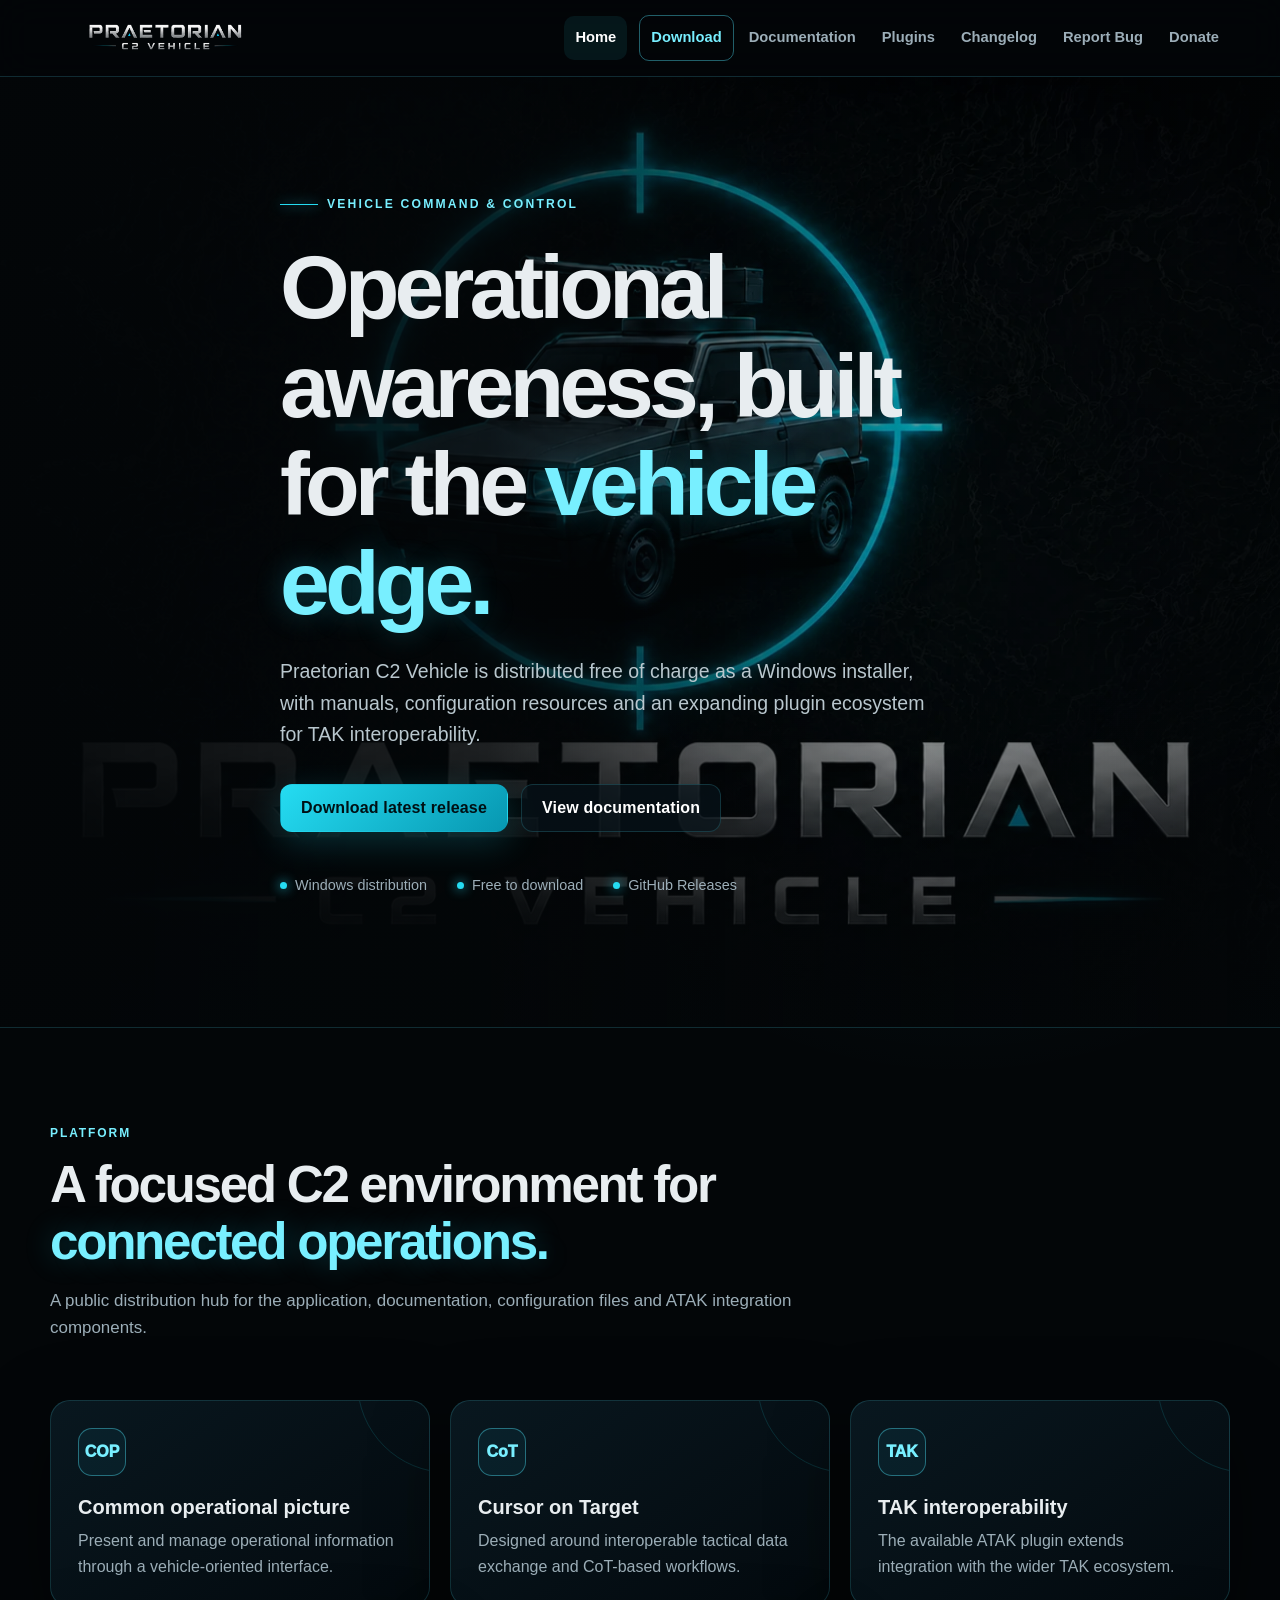
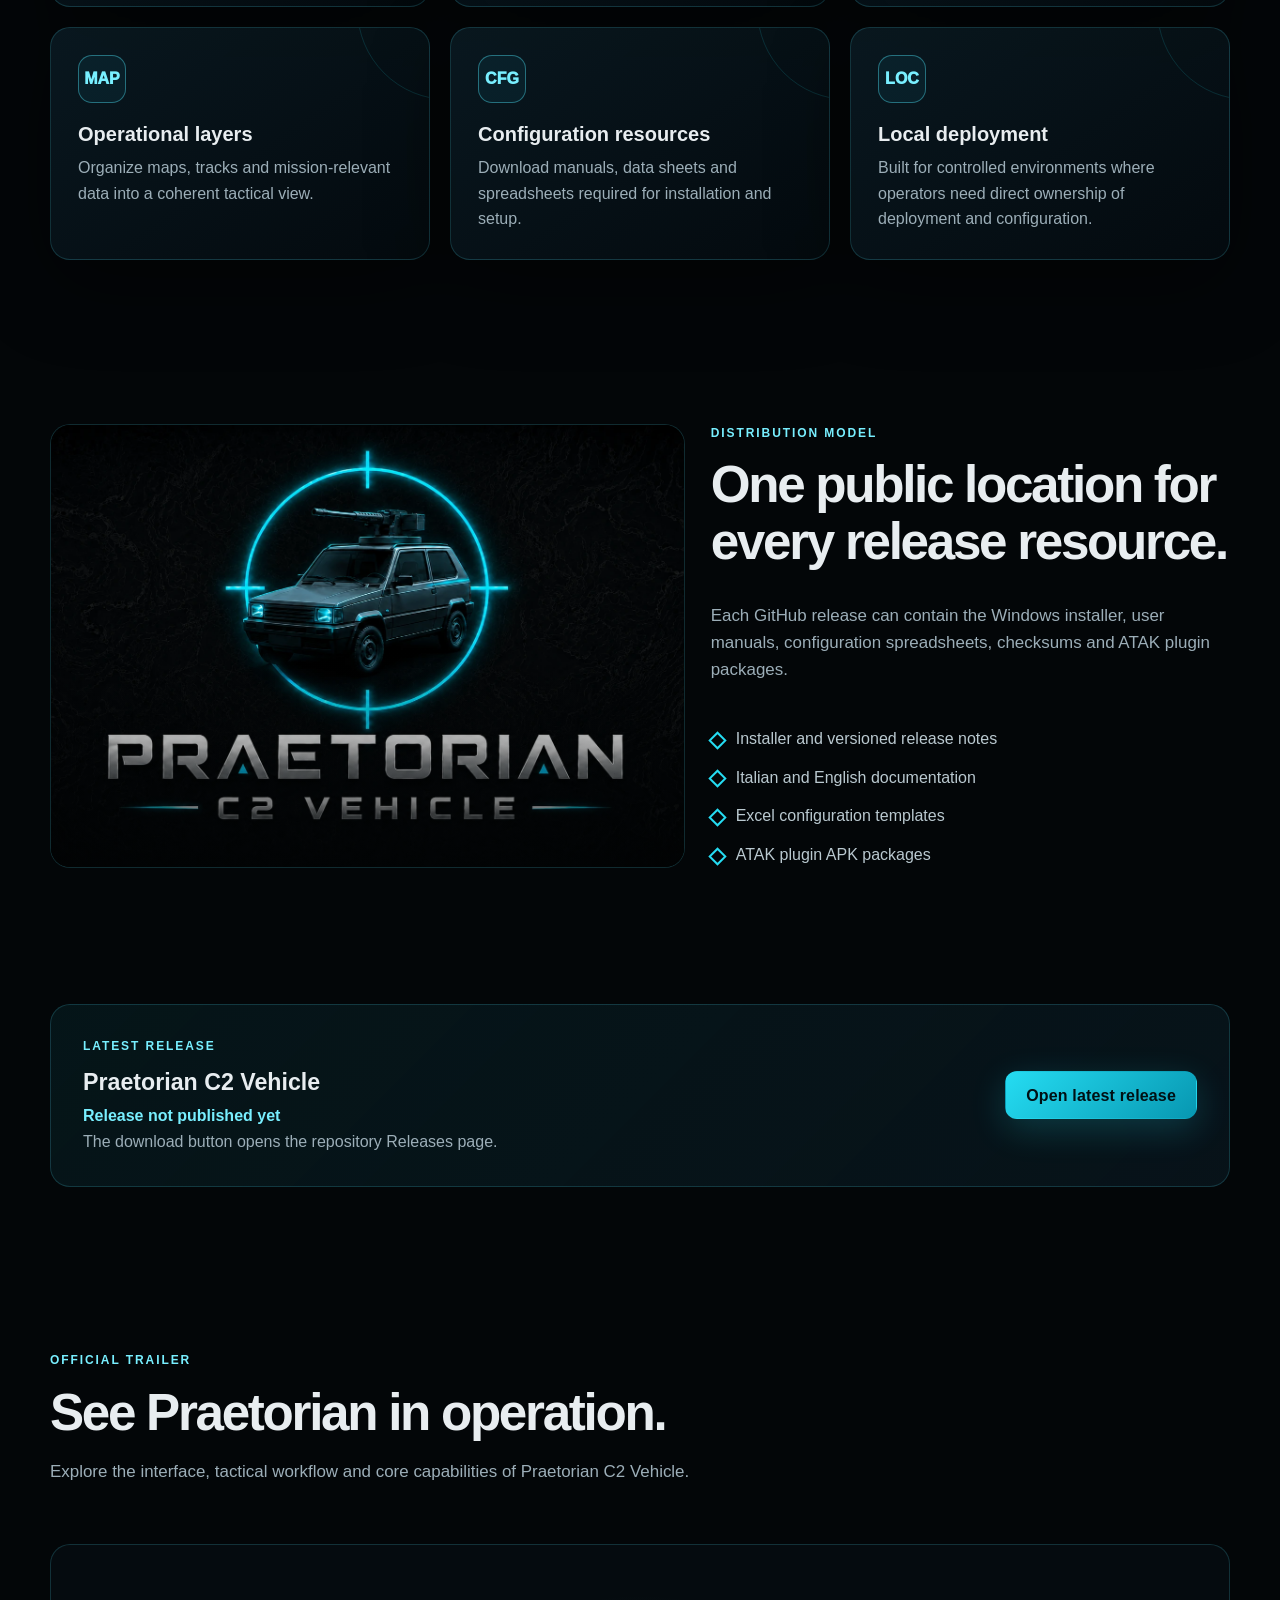
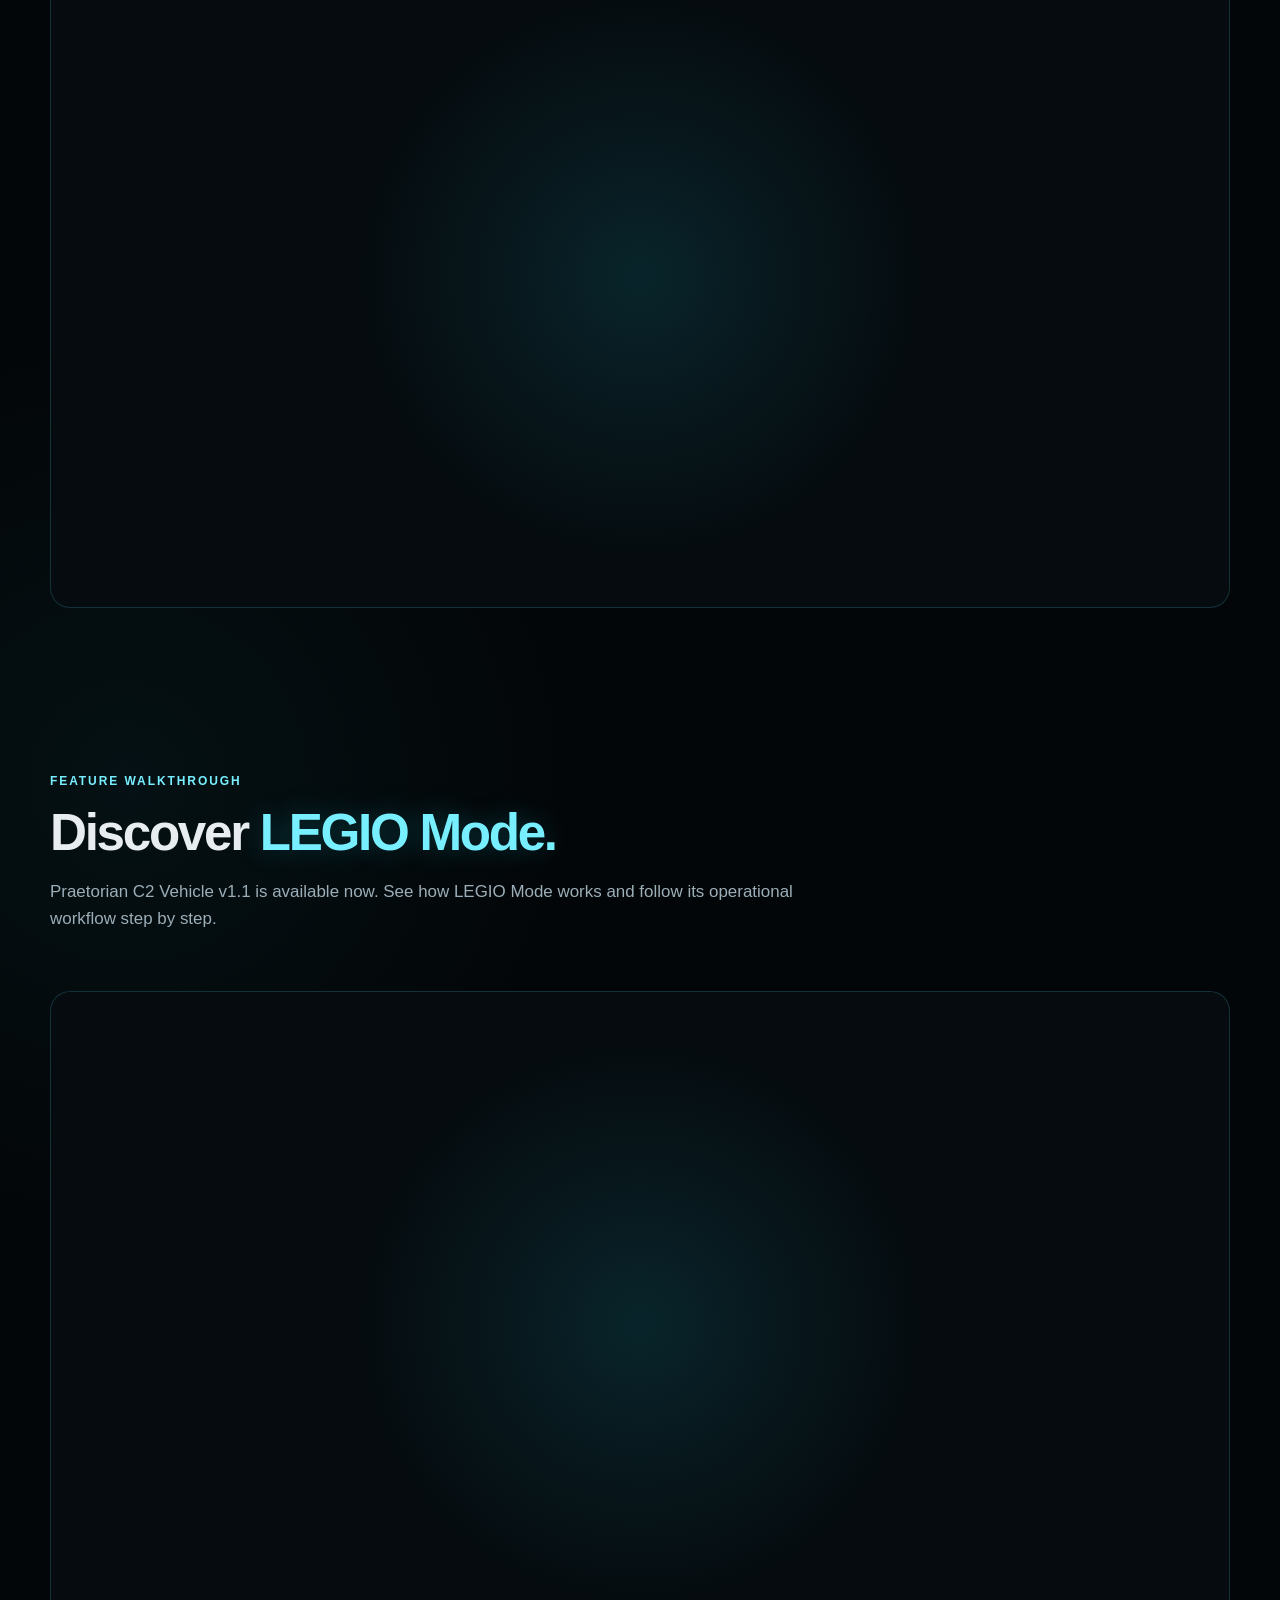
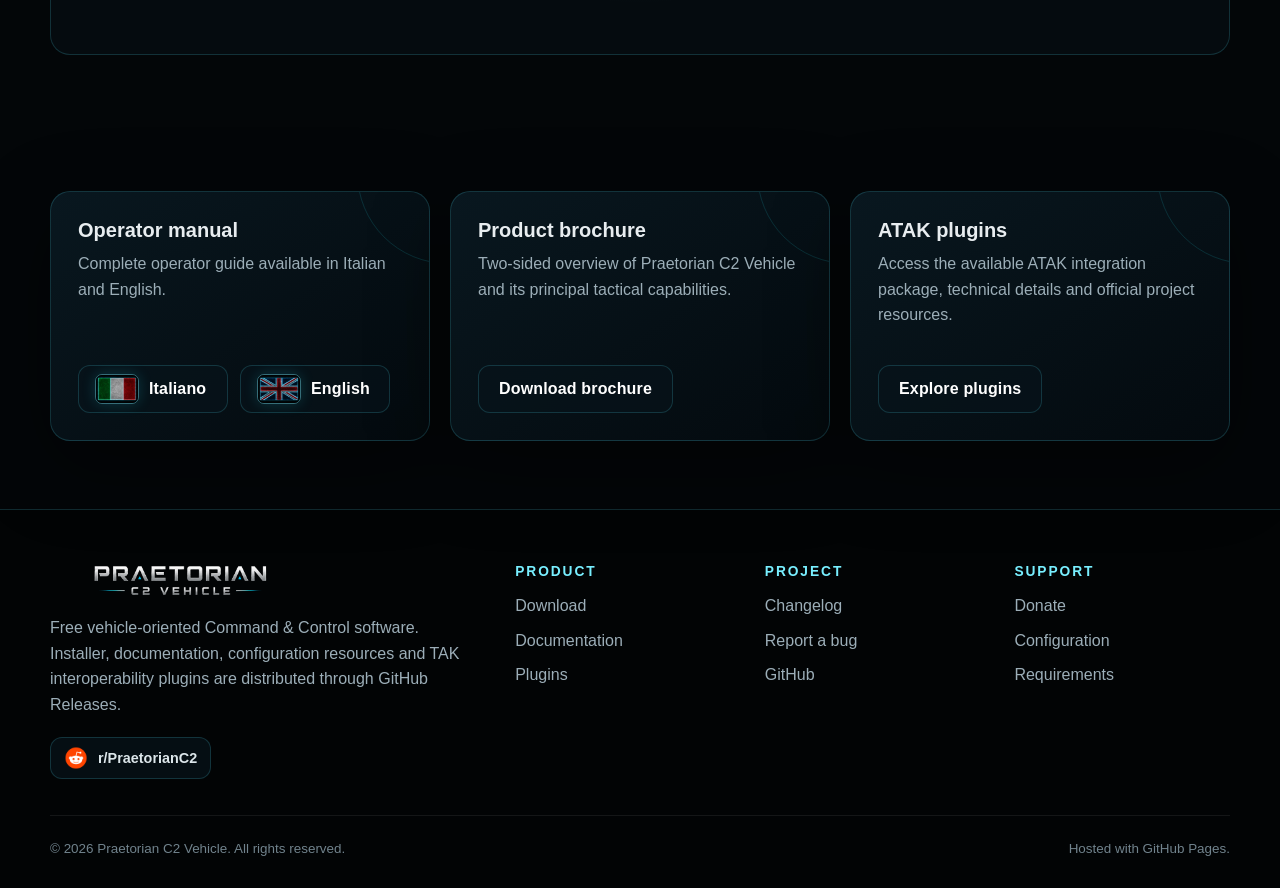
<file: index.html>
<!doctype html>
<html lang="en">
<head>
  <meta charset="utf-8">
  <meta name="viewport" content="width=device-width, initial-scale=1">
  <meta name="theme-color" content="#030608">
  <meta name="description" content="Official distribution site for Praetorian C2 Vehicle: installer, manuals, configuration resources and ATAK plugins.">
  <meta property="og:title" content="Praetorian C2 Vehicle — Free Vehicle Command & Control">
  <meta property="og:description" content="Official distribution site for Praetorian C2 Vehicle: installer, manuals, configuration resources and ATAK plugins.">
  <meta property="og:type" content="website">
  <meta property="og:image" content="assets/images/praetorian-splash.png">
  <title>Praetorian C2 Vehicle — Free Vehicle Command & Control</title>
  <link rel="icon" href="assets/images/favicon.png" type="image/png">
  <link rel="apple-touch-icon" href="assets/images/apple-touch-icon.png">
  <link rel="stylesheet" href="assets/css/style.css">
</head>
<body>
<a class="skip-link" href="#main">Skip to content</a>
<header class="site-header">
  <div class="container nav-wrap">
    <a class="brand" href="index.html" aria-label="Praetorian C2 Vehicle home">
      <img src="assets/images/praetorian-wordmark.png" alt="Praetorian C2 Vehicle">
    </a>
    <button class="menu-toggle" type="button" aria-label="Open navigation" aria-expanded="false">☰</button>
    <nav class="nav-links" aria-label="Primary navigation"><a class="active" href="index.html">Home</a><a class=" nav-cta" href="download.html">Download</a><a class="" href="documentation.html">Documentation</a><a class="" href="plugins.html">Plugins</a><a class="" href="changelog.html">Changelog</a><a class="" href="report-bug.html">Report Bug</a><a class="" href="donate.html">Donate</a></nav>
  </div>
</header>
<main id="main">
<section class="hero">
  <picture><source srcset="assets/images/praetorian-splash.webp" type="image/webp"><img class="hero-bg" src="assets/images/praetorian-splash.png" alt="Praetorian C2 Vehicle splash artwork"></picture>
  <div class="container hero-content">
    <div class="eyebrow">Vehicle Command & Control</div>
    <h1>Operational awareness, built for the <span class="accent">vehicle edge.</span></h1>
    <p class="hero-copy">Praetorian C2 Vehicle is distributed free of charge as a Windows installer, with manuals, configuration resources and an expanding plugin ecosystem for TAK interoperability.</p>
    <div class="hero-actions">
      <a class="btn btn-primary" href="https://github.com/Moicanox/Praetorian-C2-Vehicle/releases/latest">Download latest release</a>
      <a class="btn" href="documentation.html">View documentation</a>
    </div>
    <div class="hero-meta"><span>Windows distribution</span><span>Free to download</span><span>GitHub Releases</span></div>
  </div>
</section>

<section class="section">
  <div class="container">
    <div class="section-head fade-up">
      <div><div class="section-kicker">Platform</div><h2>A focused C2 environment for <span class="accent">connected operations.</span></h2><p class="lead">A public distribution hub for the application, documentation, configuration files and ATAK integration components.</p></div>
    </div>
    <div class="grid grid-3">
      <article class="card fade-up"><div class="icon-box">COP</div><h3>Common operational picture</h3><p>Present and manage operational information through a vehicle-oriented interface.</p></article>
      <article class="card fade-up"><div class="icon-box">CoT</div><h3>Cursor on Target</h3><p>Designed around interoperable tactical data exchange and CoT-based workflows.</p></article>
      <article class="card fade-up"><div class="icon-box">TAK</div><h3>TAK interoperability</h3><p>The available ATAK plugin extends integration with the wider TAK ecosystem.</p></article>
      <article class="card fade-up"><div class="icon-box">MAP</div><h3>Operational layers</h3><p>Organize maps, tracks and mission-relevant data into a coherent tactical view.</p></article>
      <article class="card fade-up"><div class="icon-box">CFG</div><h3>Configuration resources</h3><p>Download manuals, data sheets and spreadsheets required for installation and setup.</p></article>
      <article class="card fade-up"><div class="icon-box">LOC</div><h3>Local deployment</h3><p>Built for controlled environments where operators need direct ownership of deployment and configuration.</p></article>
    </div>
  </div>
</section>

<section class="section section-tight">
  <div class="container product-panel">
    <div class="product-visual fade-up"><img src="assets/images/praetorian-splash.webp" alt="Praetorian C2 Vehicle interface branding"></div>
    <div class="product-copy fade-up">
      <div class="section-kicker">Distribution model</div>
      <h2>One public location for every release resource.</h2>
      <p class="lead">Each GitHub release can contain the Windows installer, user manuals, configuration spreadsheets, checksums and ATAK plugin packages.</p>
      <ul class="list-clean"><li>Installer and versioned release notes</li><li>Italian and English documentation</li><li>Excel configuration templates</li><li>ATAK plugin APK packages</li></ul>
    </div>
  </div>
</section>

<section class="section section-tight">
  <div class="container">
    <div class="release-strip fade-up">
      <div><div class="section-kicker">Latest release</div><h3>Praetorian C2 Vehicle</h3><div data-latest-release class="release-status">Checking GitHub Releases…</div></div>
      <a class="btn btn-primary" href="https://github.com/Moicanox/Praetorian-C2-Vehicle/releases/latest">Open latest release</a>
    </div>
  </div>
</section>

<section class="section">
  <div class="container">
    <div class="section-head fade-up">
      <div>
        <div class="section-kicker">Official trailer</div>

        <h2>See Praetorian in operation.</h2>

        <p class="lead">
          Explore the interface, tactical workflow and core capabilities
          of Praetorian C2 Vehicle.
        </p>
      </div>
    </div>

    <div class="video-shell fade-up" data-trailer>
      <div class="video-placeholder">
        <div class="play-mark"></div>

        <h3>Praetorian C2 Vehicle trailer</h3>

        <p>
          Open the official trailer on YouTube to see the platform in operation.
        </p>
      </div>
    </div>
  </div>
</section>

<section class="section section-tight" id="legio-mode">
  <div class="container">
    <div class="section-head fade-up">
      <div>
        <div class="section-kicker">Feature walkthrough</div>
        <h2>Discover <span class="accent">LEGIO Mode.</span></h2>
        <p class="lead">Praetorian C2 Vehicle v1.1 is available now. See how LEGIO Mode works and follow its operational workflow step by step.</p>
      </div>
    </div>

    <div class="video-shell fade-up" data-legio-mode-video>
      <div class="video-placeholder">
        <div class="play-mark"></div>
        <h3>Praetorian C2 Vehicle LEGIO Mode</h3>
        <p>Watch the official LEGIO Mode walkthrough on YouTube.</p>
      </div>
    </div>
  </div>
</section>

<section class="section section-tight">
  <div class="container">
    <div class="grid grid-3">
      <article class="card doc-card fade-up">
        <h3>Operator manual</h3>

        <p>
          Complete operator guide available in Italian and English.
        </p>

        <div
          class="manual-downloads"
          aria-label="Operator manual language selection"
        >
          <a
            class="btn language-download btn-disabled"
            data-config-link="manualItUrl"
            aria-disabled="true"
            href="#"
            download
            aria-label="Download the operator manual in Italian"
          >
            <img
              class="language-flag"
              src="assets/images/ITA.png"
              alt=""
            >
            <span>Italiano</span>
          </a>

          <a
            class="btn language-download btn-disabled"
            data-config-link="manualEnUrl"
            aria-disabled="true"
            href="#"
            download
            aria-label="Download the operator manual in English"
          >
            <img
              class="language-flag"
              src="assets/images/USA.png"
              alt=""
            >
            <span>English</span>
          </a>
        </div>
      </article>

      <article class="card doc-card fade-up">
        <h3>Product brochure</h3>

        <p>
          Two-sided overview of Praetorian C2 Vehicle and its principal
          tactical capabilities.
        </p>

        <a
          class="btn btn-disabled"
          data-config-link="brochureUrl"
          data-ready-label="Download brochure"
          aria-disabled="true"
          href="#"
          download
        >
          Brochure unavailable
        </a>
      </article>

      <article class="card doc-card fade-up">
        <h3>ATAK plugins</h3>

        <p>
          Access the available ATAK integration package, technical details
          and official project resources.
        </p>

        <a class="btn" href="plugins.html">
          Explore plugins
        </a>
      </article>
    </div>
  </div>
</section>
</main>
<footer class="site-footer">
  <div class="container">
    <div class="footer-grid">
      <div>
        <img class="footer-logo" src="assets/images/praetorian-wordmark.png" alt="Praetorian C2 Vehicle">
        <p class="footer-copy">Free vehicle-oriented Command & Control software. Installer, documentation, configuration resources and TAK interoperability plugins are distributed through GitHub Releases.</p>
        <div class="footer-social"><a class="social-link" href="https://www.reddit.com/r/PraetorianC2/" target="_blank" rel="noopener noreferrer"><img src="assets/images/reddit-icon.png" alt=""><span>r/PraetorianC2</span></a></div>
      </div>
      <div class="footer-col"><h3>Product</h3><a href="download.html">Download</a><a href="documentation.html">Documentation</a><a href="plugins.html">Plugins</a></div>
      <div class="footer-col"><h3>Project</h3><a href="changelog.html">Changelog</a><a href="report-bug.html">Report a bug</a><a href="https://github.com/Moicanox/Praetorian-C2-Vehicle">GitHub</a></div>
      <div class="footer-col"><h3>Support</h3><a href="donate.html">Donate</a><a href="documentation.html#configuration">Configuration</a><a href="documentation.html#requirements">Requirements</a></div>
    </div>
    <div class="footer-bottom"><span>© <span id="year"></span> Praetorian C2 Vehicle. All rights reserved.</span><span>Hosted with GitHub Pages.</span></div>
  </div>
</footer>
<script>document.getElementById("year").textContent = new Date().getFullYear();</script>
<script src="assets/js/config.js"></script>
<script src="assets/js/main.js"></script>
</body>
</html>
</file>
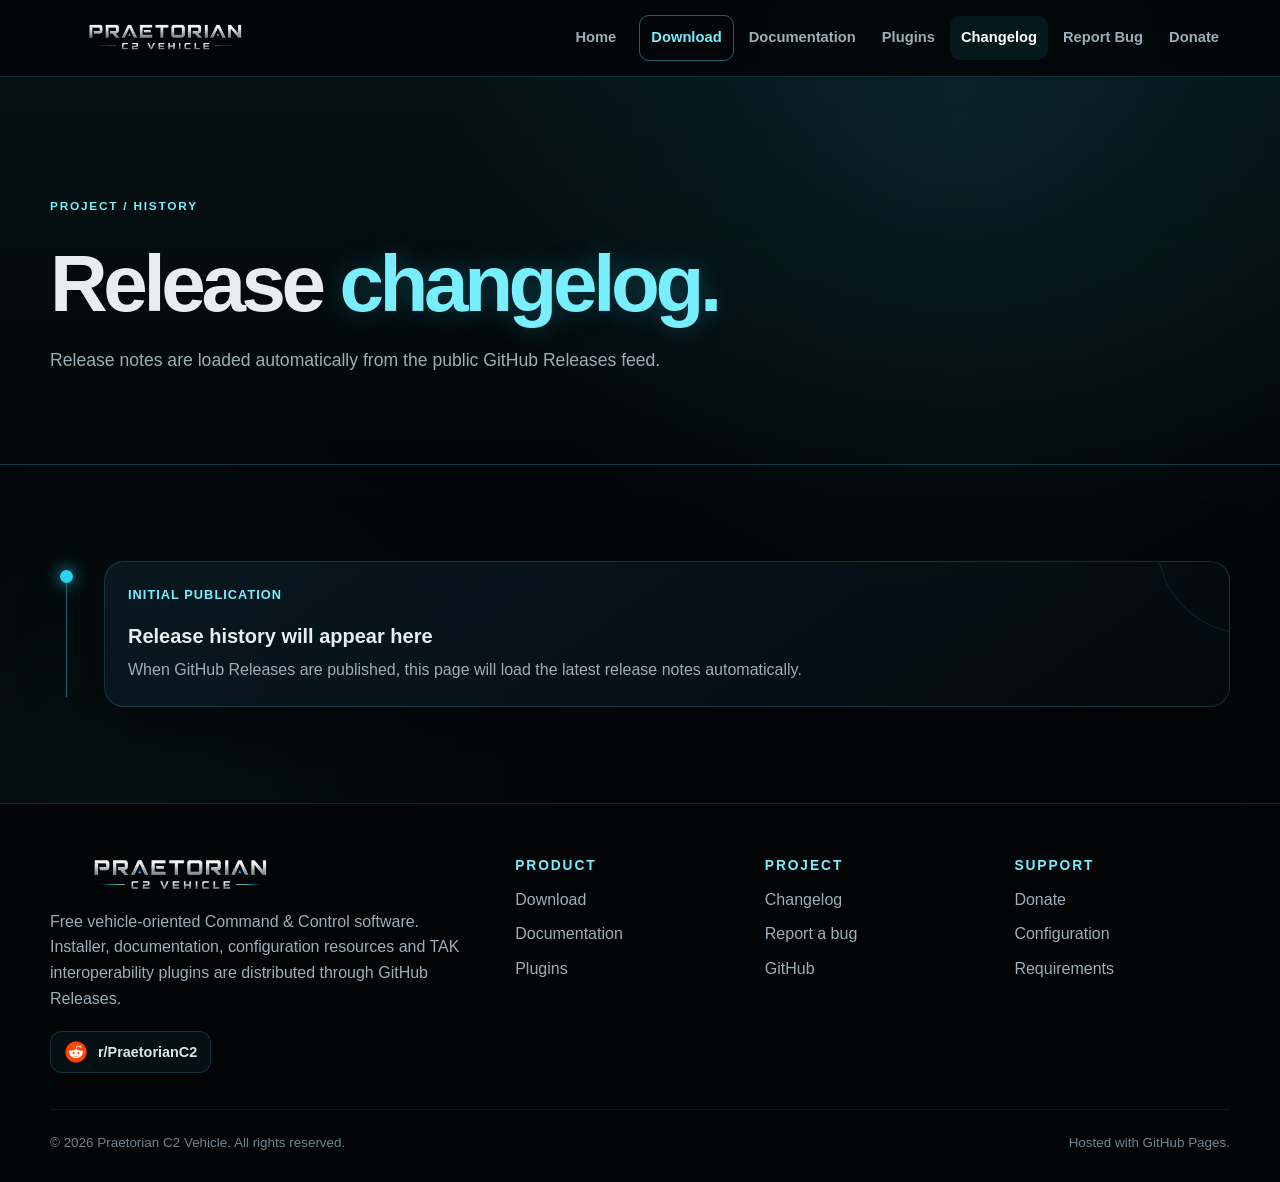
<file: changelog.html>
<!doctype html>
<html lang="en">
<head>
  <meta charset="utf-8">
  <meta name="viewport" content="width=device-width, initial-scale=1">
  <meta name="theme-color" content="#030608">
  <meta name="description" content="Praetorian C2 Vehicle release history and changelog.">
  <meta property="og:title" content="Changelog — Praetorian C2 Vehicle">
  <meta property="og:description" content="Praetorian C2 Vehicle release history and changelog.">
  <meta property="og:type" content="website">
  <meta property="og:image" content="assets/images/praetorian-splash.png">
  <title>Changelog — Praetorian C2 Vehicle</title>
  <link rel="icon" href="assets/images/favicon.png" type="image/png">
  <link rel="apple-touch-icon" href="assets/images/apple-touch-icon.png">
  <link rel="stylesheet" href="assets/css/style.css">
</head>
<body>
<a class="skip-link" href="#main">Skip to content</a>
<header class="site-header">
  <div class="container nav-wrap">
    <a class="brand" href="index.html" aria-label="Praetorian C2 Vehicle home">
      <img src="assets/images/praetorian-wordmark.png" alt="Praetorian C2 Vehicle">
    </a>
    <button class="menu-toggle" type="button" aria-label="Open navigation" aria-expanded="false">☰</button>
    <nav class="nav-links" aria-label="Primary navigation"><a class="" href="index.html">Home</a><a class=" nav-cta" href="download.html">Download</a><a class="" href="documentation.html">Documentation</a><a class="" href="plugins.html">Plugins</a><a class="active" href="changelog.html">Changelog</a><a class="" href="report-bug.html">Report Bug</a><a class="" href="donate.html">Donate</a></nav>
  </div>
</header>
<main id="main">
<section class="page-hero"><div class="container"><div class="breadcrumb">Project / History</div><h1>Release <span class="accent">changelog.</span></h1><p>Release notes are loaded automatically from the public GitHub Releases feed.</p></div></section>
<section class="section"><div class="container"><div class="timeline" data-changelog><article class="timeline-item"><div class="card"><div class="timeline-meta">Loading</div><h3>Checking GitHub Releases…</h3></div></article></div></div></section>
</main>
<footer class="site-footer">
  <div class="container">
    <div class="footer-grid">
      <div>
        <img class="footer-logo" src="assets/images/praetorian-wordmark.png" alt="Praetorian C2 Vehicle">
        <p class="footer-copy">Free vehicle-oriented Command & Control software. Installer, documentation, configuration resources and TAK interoperability plugins are distributed through GitHub Releases.</p>
        <div class="footer-social"><a class="social-link" href="https://www.reddit.com/r/PraetorianC2/" target="_blank" rel="noopener noreferrer"><img src="assets/images/reddit-icon.png" alt=""><span>r/PraetorianC2</span></a></div>
      </div>
      <div class="footer-col"><h3>Product</h3><a href="download.html">Download</a><a href="documentation.html">Documentation</a><a href="plugins.html">Plugins</a></div>
      <div class="footer-col"><h3>Project</h3><a href="changelog.html">Changelog</a><a href="report-bug.html">Report a bug</a><a href="https://github.com/Moicanox/Praetorian-C2-Vehicle">GitHub</a></div>
      <div class="footer-col"><h3>Support</h3><a href="donate.html">Donate</a><a href="documentation.html#configuration">Configuration</a><a href="documentation.html#requirements">Requirements</a></div>
    </div>
    <div class="footer-bottom"><span>© <span id="year"></span> Praetorian C2 Vehicle. All rights reserved.</span><span>Hosted with GitHub Pages.</span></div>
  </div>
</footer>
<script>document.getElementById("year").textContent = new Date().getFullYear();</script>
<script src="assets/js/config.js"></script>
<script src="assets/js/main.js"></script>
</body>
</html>
</file>
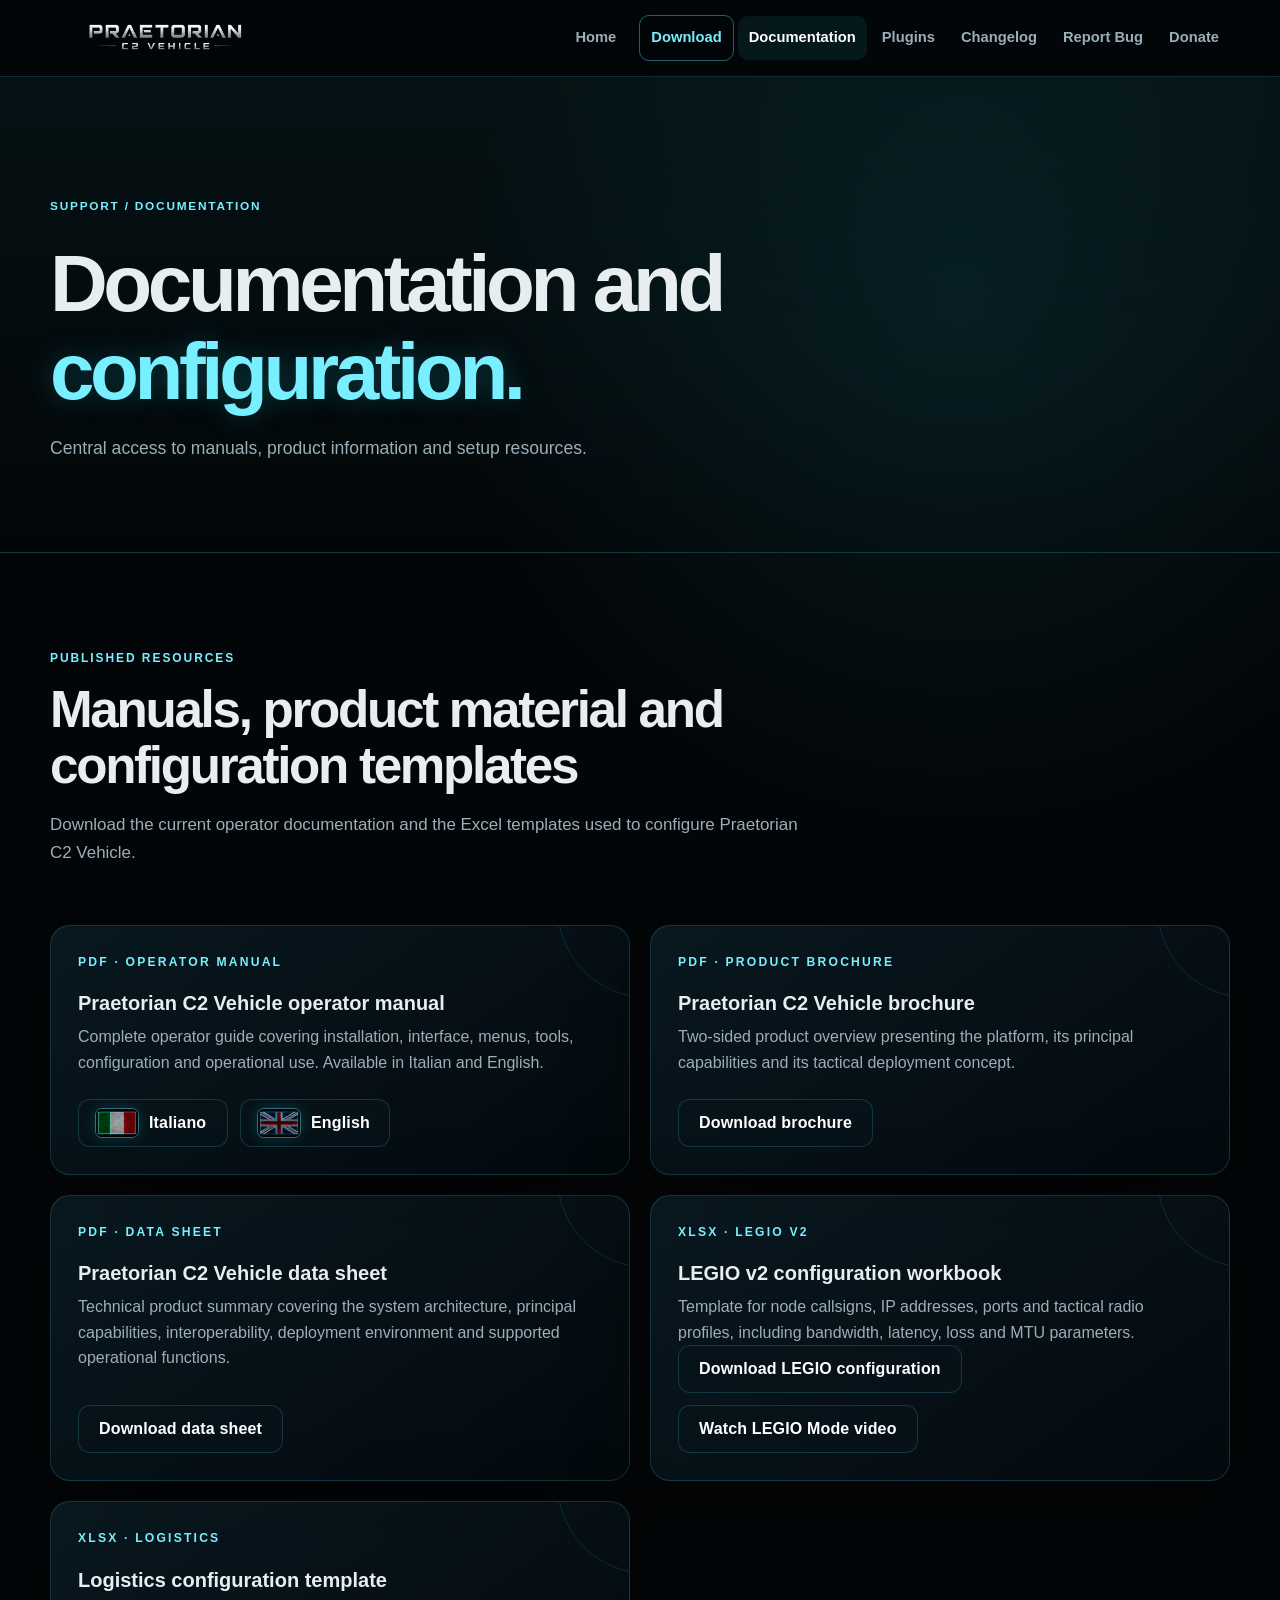
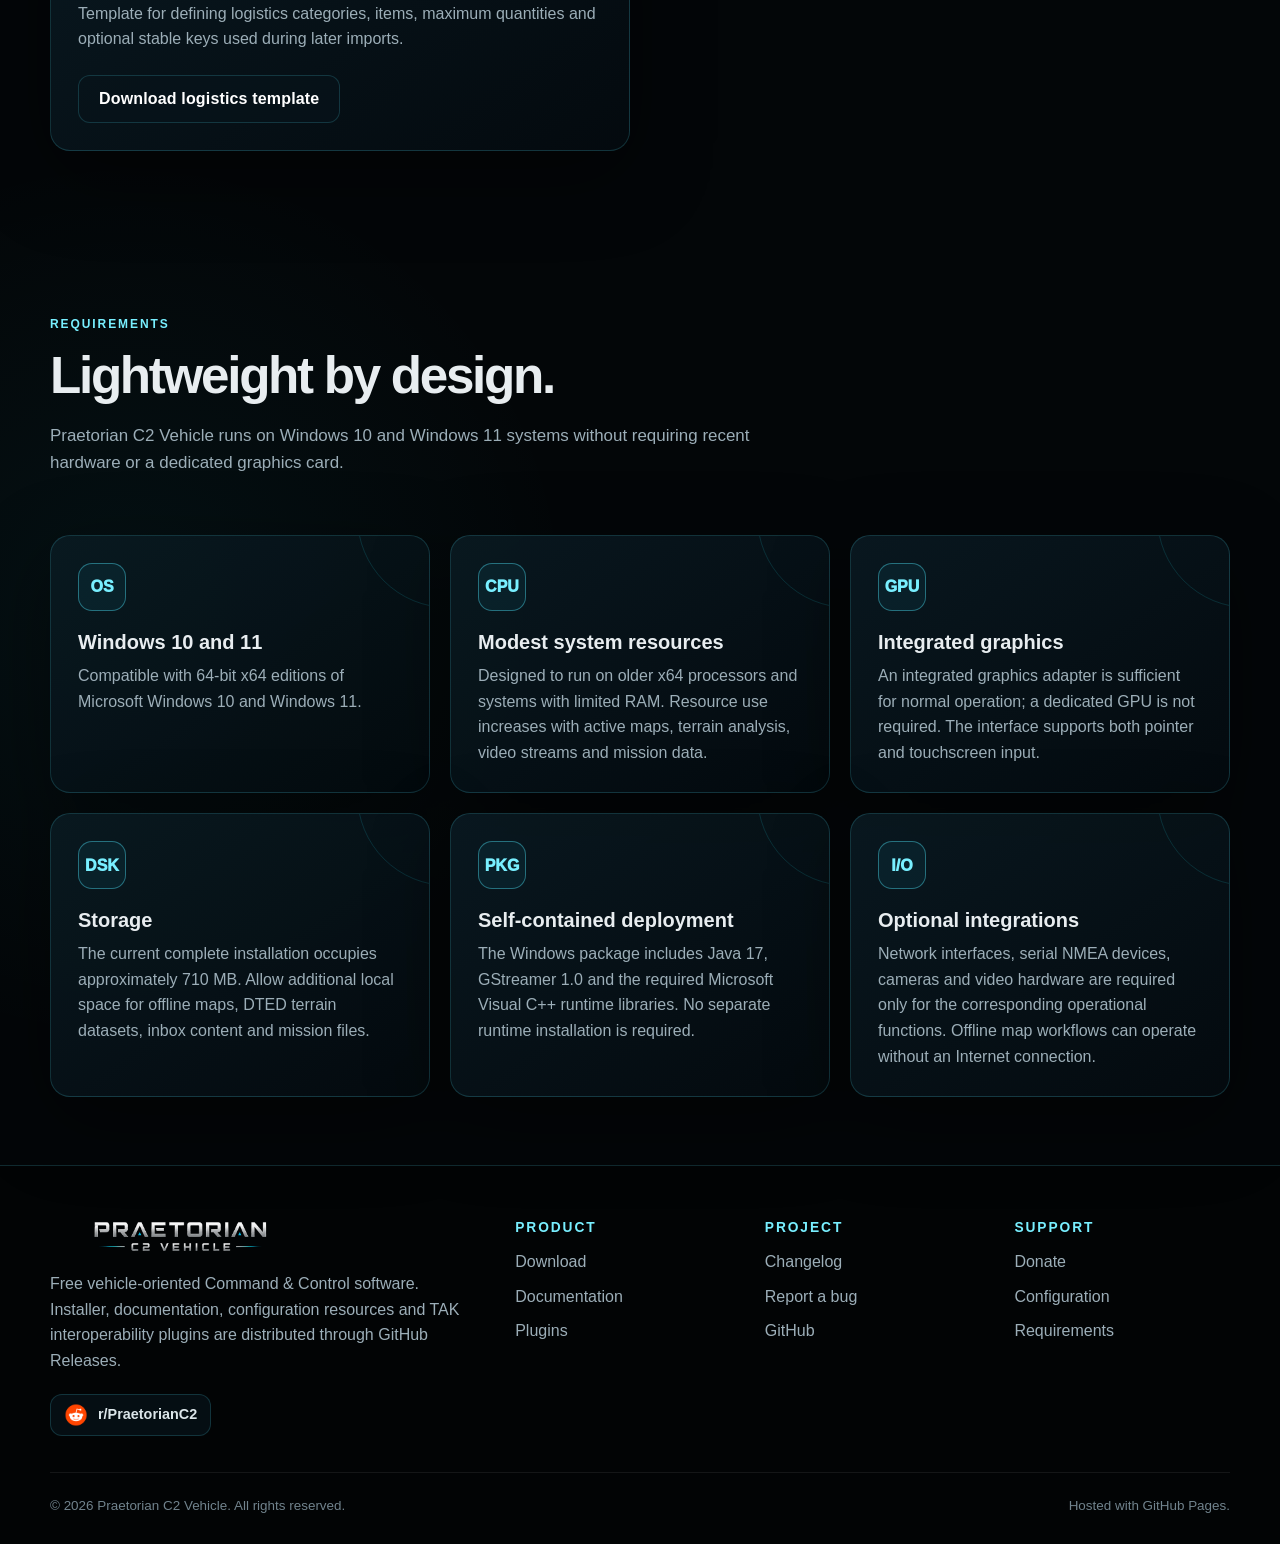
<file: documentation.html>
<!doctype html>
<html lang="en">
<head>
  <meta charset="utf-8">
  <meta name="viewport" content="width=device-width, initial-scale=1">
  <meta name="theme-color" content="#030608">
  <meta name="description" content="Praetorian C2 Vehicle manuals, data sheet, configuration spreadsheets and system requirements.">
  <meta property="og:title" content="Documentation — Praetorian C2 Vehicle">
  <meta property="og:description" content="Praetorian C2 Vehicle manuals, data sheet, configuration spreadsheets and system requirements.">
  <meta property="og:type" content="website">
  <meta property="og:image" content="assets/images/praetorian-splash.png">
  <title>Documentation — Praetorian C2 Vehicle</title>
  <link rel="icon" href="assets/images/favicon.png" type="image/png">
  <link rel="apple-touch-icon" href="assets/images/apple-touch-icon.png">
  <link rel="stylesheet" href="assets/css/style.css">
</head>
<body>
<a class="skip-link" href="#main">Skip to content</a>
<header class="site-header">
  <div class="container nav-wrap">
    <a class="brand" href="index.html" aria-label="Praetorian C2 Vehicle home">
      <img src="assets/images/praetorian-wordmark.png" alt="Praetorian C2 Vehicle">
    </a>
    <button class="menu-toggle" type="button" aria-label="Open navigation" aria-expanded="false">☰</button>
    <nav class="nav-links" aria-label="Primary navigation"><a class="" href="index.html">Home</a><a class=" nav-cta" href="download.html">Download</a><a class="active" href="documentation.html">Documentation</a><a class="" href="plugins.html">Plugins</a><a class="" href="changelog.html">Changelog</a><a class="" href="report-bug.html">Report Bug</a><a class="" href="donate.html">Donate</a></nav>
  </div>
</header>
<main id="main">
<section class="page-hero"><div class="container"><div class="breadcrumb">Support / Documentation</div><h1>Documentation and <span class="accent">configuration.</span></h1><p>Central access to manuals, product information and setup resources.</p></div></section>
<section class="section" id="configuration">
  <div class="container">
    <div class="section-head">
      <div>
        <div class="section-kicker">Published resources</div>
        <h2>Manuals, product material and configuration templates</h2>
        <p class="lead">
          Download the current operator documentation and the Excel templates
          used to configure Praetorian C2 Vehicle.
        </p>
      </div>
    </div>

    <div class="grid grid-2">
      <article class="card doc-card">
        <div class="card-number">PDF · OPERATOR MANUAL</div>

        <h3>Praetorian C2 Vehicle operator manual</h3>

        <p>
          Complete operator guide covering installation, interface, menus,
          tools, configuration and operational use. Available in Italian
          and English.
        </p>

        <div
          class="manual-downloads"
          aria-label="Operator manual language selection"
        >
          <a
            class="btn language-download btn-disabled"
            data-config-link="manualItUrl"
            aria-disabled="true"
            href="#"
            download
            aria-label="Download the operator manual in Italian"
          >
            <img
              class="language-flag"
              src="assets/images/ITA.png"
              alt=""
            >
            <span>Italiano</span>
          </a>

          <a
            class="btn language-download btn-disabled"
            data-config-link="manualEnUrl"
            aria-disabled="true"
            href="#"
            download
            aria-label="Download the operator manual in English"
          >
            <img
              class="language-flag"
              src="assets/images/USA.png"
              alt=""
            >
            <span>English</span>
          </a>
        </div>
      </article>

      <article class="card doc-card">
        <div class="card-number">PDF · PRODUCT BROCHURE</div>

        <h3>Praetorian C2 Vehicle brochure</h3>

        <p>
          Two-sided product overview presenting the platform, its principal
          capabilities and its tactical deployment concept.
        </p>

        <a
          class="btn btn-disabled"
          data-config-link="brochureUrl"
          data-ready-label="Download brochure"
          aria-disabled="true"
          href="#"
          download
        >
          Brochure unavailable
        </a>
      </article>

      <article class="card doc-card">
        <div class="card-number">PDF · DATA SHEET</div>

        <h3>Praetorian C2 Vehicle data sheet</h3>

        <p>
          Technical product summary covering the system architecture,
          principal capabilities, interoperability, deployment environment
          and supported operational functions.
        </p>

        <a
          class="btn btn-disabled"
          data-config-link="dataSheetUrl"
          data-ready-label="Download data sheet"
          aria-disabled="true"
          href="#"
          download
        >
          Data sheet unavailable
        </a>
      </article>

      <article class="card doc-card">
        <div class="card-number">XLSX · LEGIO V2</div>

        <h3>LEGIO v2 configuration workbook</h3>

        <p>
          Template for node callsigns, IP addresses, ports and tactical radio
          profiles, including bandwidth, latency, loss and MTU parameters.
        </p>

        <div class="manual-downloads">
          <a
            class="btn btn-disabled"
            data-config-link="legioConfigUrl"
            data-ready-label="Download LEGIO configuration"
            aria-disabled="true"
            href="#"
            download
          >
            Workbook unavailable
          </a>
          <a class="btn" href="index.html#legio-mode">Watch LEGIO Mode video</a>
        </div>
      </article>

      <article class="card doc-card">
        <div class="card-number">XLSX · LOGISTICS</div>

        <h3>Logistics configuration template</h3>

        <p>
          Template for defining logistics categories, items, maximum
          quantities and optional stable keys used during later imports.
        </p>

        <a
          class="btn btn-disabled"
          data-config-link="logisticsTemplateUrl"
          data-ready-label="Download logistics template"
          aria-disabled="true"
          href="#"
          download
        >
          Template unavailable
        </a>
      </article>
    </div>
  </div>
</section>
<section class="section section-tight" id="requirements">
  <div class="container">
    <div class="section-head">
      <div>
        <div class="section-kicker">Requirements</div>
        <h2>Lightweight by design.</h2>
        <p class="lead">Praetorian C2 Vehicle runs on Windows 10 and Windows 11 systems without requiring recent hardware or a dedicated graphics card.</p>
      </div>
    </div>

    <div class="grid grid-3">
      <article class="card">
        <div class="icon-box">OS</div>
        <h3>Windows 10 and 11</h3>
        <p>Compatible with 64-bit x64 editions of Microsoft Windows 10 and Windows 11.</p>
      </article>

      <article class="card">
        <div class="icon-box">CPU</div>
        <h3>Modest system resources</h3>
        <p>Designed to run on older x64 processors and systems with limited RAM. Resource use increases with active maps, terrain analysis, video streams and mission data.</p>
      </article>

      <article class="card">
        <div class="icon-box">GPU</div>
        <h3>Integrated graphics</h3>
        <p>An integrated graphics adapter is sufficient for normal operation; a dedicated GPU is not required. The interface supports both pointer and touchscreen input.</p>
      </article>

      <article class="card">
        <div class="icon-box">DSK</div>
        <h3>Storage</h3>
        <p>The current complete installation occupies approximately 710 MB. Allow additional local space for offline maps, DTED terrain datasets, inbox content and mission files.</p>
      </article>

      <article class="card">
        <div class="icon-box">PKG</div>
        <h3>Self-contained deployment</h3>
        <p>The Windows package includes Java 17, GStreamer 1.0 and the required Microsoft Visual C++ runtime libraries. No separate runtime installation is required.</p>
      </article>

      <article class="card">
        <div class="icon-box">I/O</div>
        <h3>Optional integrations</h3>
        <p>Network interfaces, serial NMEA devices, cameras and video hardware are required only for the corresponding operational functions. Offline map workflows can operate without an Internet connection.</p>
      </article>
    </div>
  </div>
</section>
</main>
<footer class="site-footer">
  <div class="container">
    <div class="footer-grid">
      <div>
        <img class="footer-logo" src="assets/images/praetorian-wordmark.png" alt="Praetorian C2 Vehicle">
        <p class="footer-copy">Free vehicle-oriented Command & Control software. Installer, documentation, configuration resources and TAK interoperability plugins are distributed through GitHub Releases.</p>
        <div class="footer-social"><a class="social-link" href="https://www.reddit.com/r/PraetorianC2/" target="_blank" rel="noopener noreferrer"><img src="assets/images/reddit-icon.png" alt=""><span>r/PraetorianC2</span></a></div>
      </div>
      <div class="footer-col"><h3>Product</h3><a href="download.html">Download</a><a href="documentation.html">Documentation</a><a href="plugins.html">Plugins</a></div>
      <div class="footer-col"><h3>Project</h3><a href="changelog.html">Changelog</a><a href="report-bug.html">Report a bug</a><a href="https://github.com/Moicanox/Praetorian-C2-Vehicle">GitHub</a></div>
      <div class="footer-col"><h3>Support</h3><a href="donate.html">Donate</a><a href="documentation.html#configuration">Configuration</a><a href="documentation.html#requirements">Requirements</a></div>
    </div>
    <div class="footer-bottom"><span>© <span id="year"></span> Praetorian C2 Vehicle. All rights reserved.</span><span>Hosted with GitHub Pages.</span></div>
  </div>
</footer>
<script>document.getElementById("year").textContent = new Date().getFullYear();</script>
<script src="assets/js/config.js"></script>
<script src="assets/js/main.js"></script>
</body>
</html>
</file>
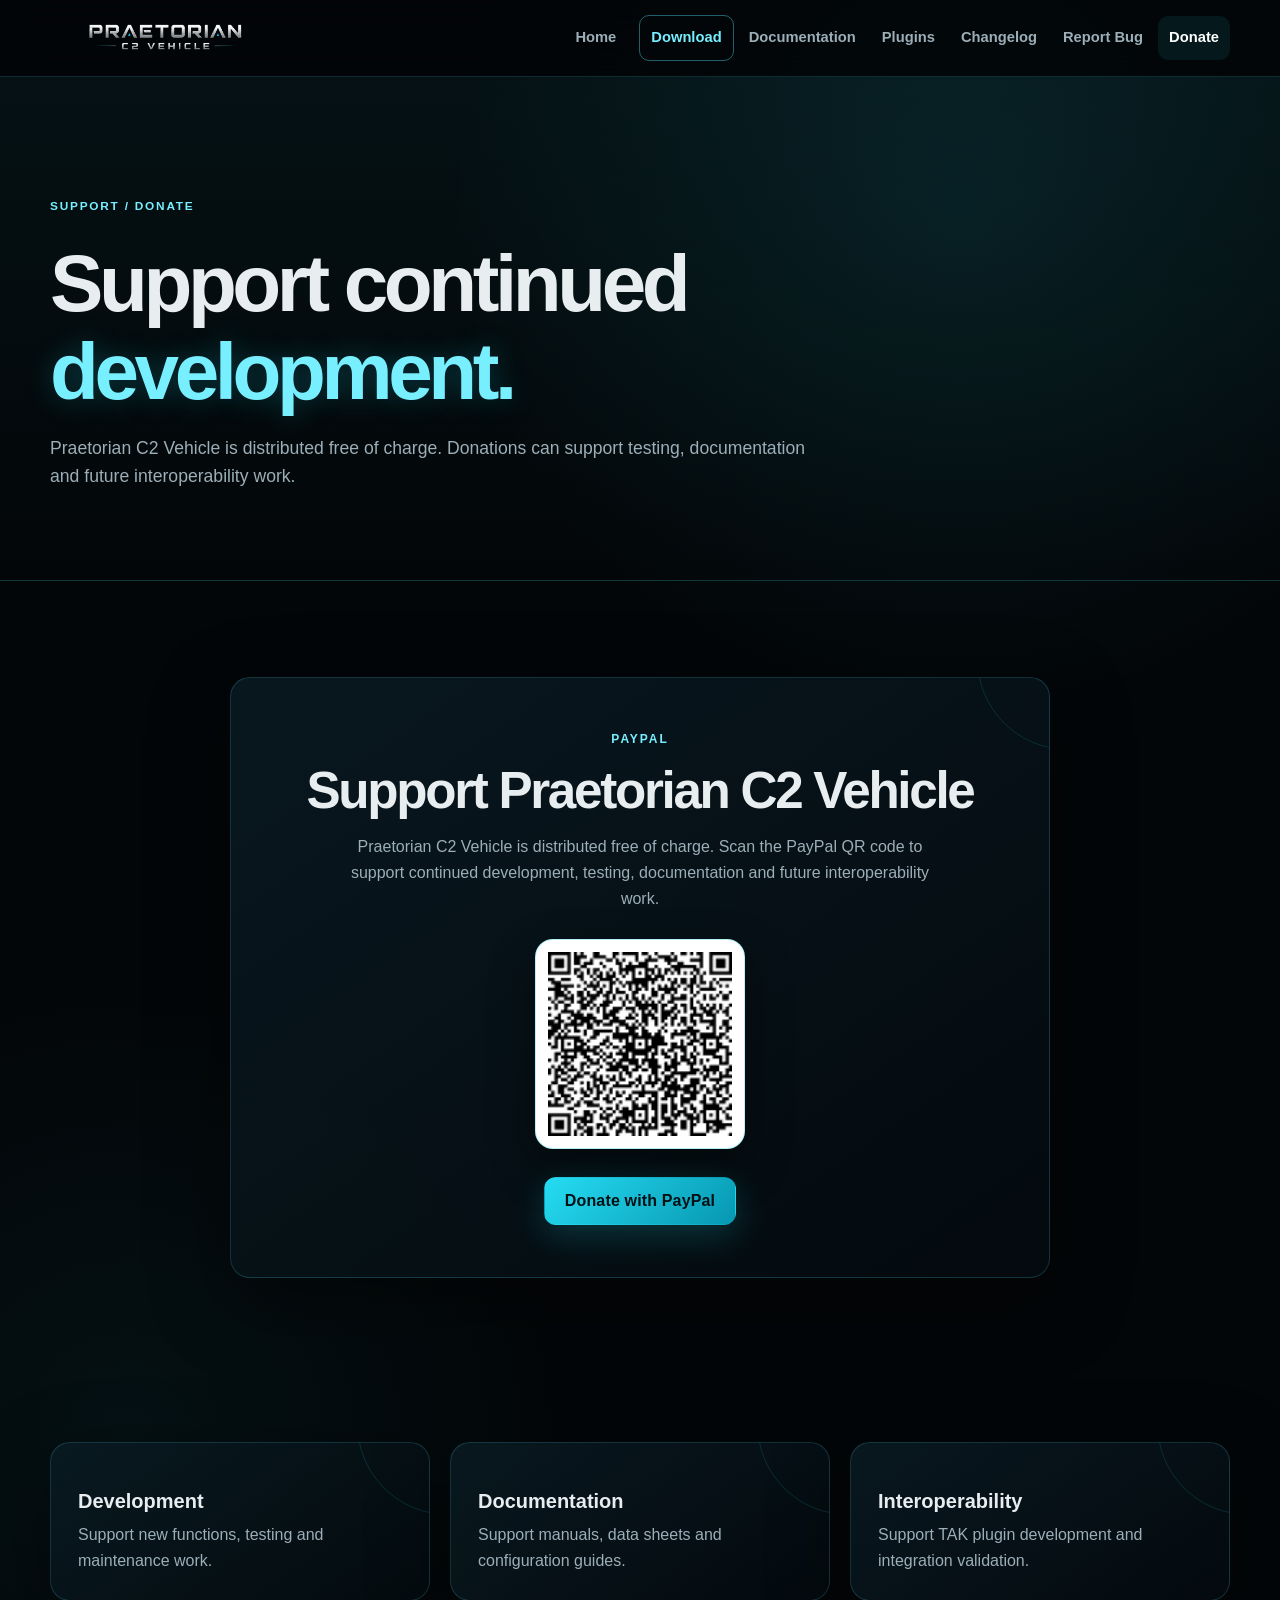
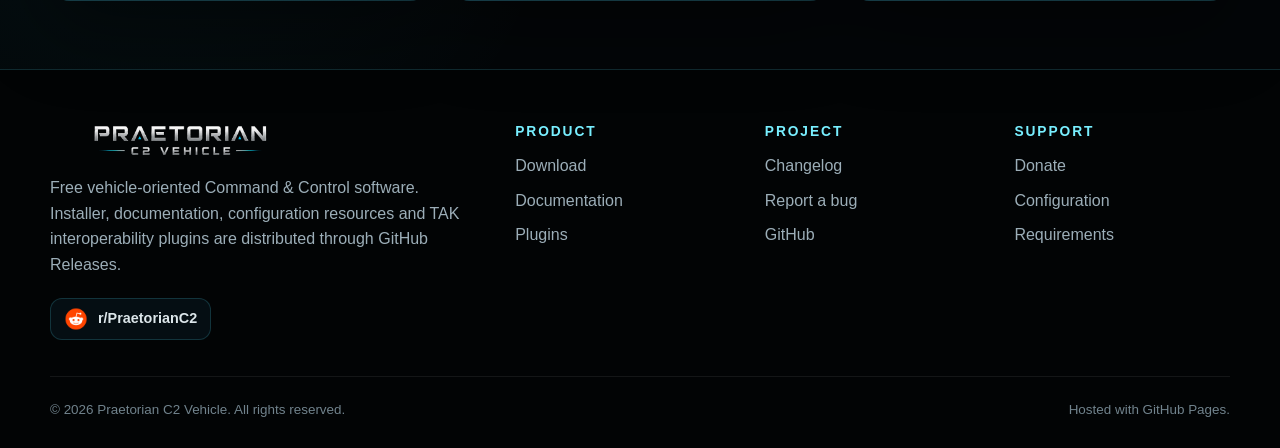
<file: donate.html>
<!doctype html>
<html lang="en">
<head>
  <meta charset="utf-8">
  <meta name="viewport" content="width=device-width, initial-scale=1">
  <meta name="theme-color" content="#030608">
  <meta name="description" content="Support the continued development, documentation and interoperability of Praetorian C2 Vehicle.">
  <meta property="og:title" content="Donate — Praetorian C2 Vehicle">
  <meta property="og:description" content="Support the continued development, documentation and interoperability of Praetorian C2 Vehicle.">
  <meta property="og:type" content="website">
  <meta property="og:image" content="assets/images/praetorian-splash.png">
  <title>Donate — Praetorian C2 Vehicle</title>
  <link rel="icon" href="assets/images/favicon.png" type="image/png">
  <link rel="apple-touch-icon" href="assets/images/apple-touch-icon.png">
  <link rel="stylesheet" href="assets/css/style.css">
</head>
<body>
<a class="skip-link" href="#main">Skip to content</a>
<header class="site-header">
  <div class="container nav-wrap">
    <a class="brand" href="index.html" aria-label="Praetorian C2 Vehicle home">
      <img src="assets/images/praetorian-wordmark.png" alt="Praetorian C2 Vehicle">
    </a>
    <button class="menu-toggle" type="button" aria-label="Open navigation" aria-expanded="false">☰</button>
    <nav class="nav-links" aria-label="Primary navigation"><a class="" href="index.html">Home</a><a class=" nav-cta" href="download.html">Download</a><a class="" href="documentation.html">Documentation</a><a class="" href="plugins.html">Plugins</a><a class="" href="changelog.html">Changelog</a><a class="" href="report-bug.html">Report Bug</a><a class="active" href="donate.html">Donate</a></nav>
  </div>
</header>
<main id="main">
<section class="page-hero"><div class="container"><div class="breadcrumb">Support / Donate</div><h1>Support continued <span class="accent">development.</span></h1><p>Praetorian C2 Vehicle is distributed free of charge. Donations can support testing, documentation and future interoperability work.</p></div></section>
<section class="section">
  <div class="container">
    <div class="card donate-box">
      <div class="section-kicker">PayPal</div>

      <h2>Support Praetorian C2 Vehicle</h2>

      <p>
        Praetorian C2 Vehicle is distributed free of charge.
        Scan the PayPal QR code to support continued development,
        testing, documentation and future interoperability work.
      </p>

      <div
        class="qr-placeholder"
        data-paypal-qr
        aria-label="PayPal donation QR code"
      >
        Loading PayPal QR code…
      </div>

      <a
        class="btn btn-primary btn-disabled"
        data-config-link="paypalUrl"
        data-ready-label="Donate with PayPal"
        aria-disabled="true"
        href="#"
      >
        Direct PayPal link coming soon
      </a>
    </div>
  </div>
</section>
<section class="section section-tight"><div class="container"><div class="grid grid-3"><article class="card"><h3>Development</h3><p>Support new functions, testing and maintenance work.</p></article><article class="card"><h3>Documentation</h3><p>Support manuals, data sheets and configuration guides.</p></article><article class="card"><h3>Interoperability</h3><p>Support TAK plugin development and integration validation.</p></article></div></div></section>
</main>
<footer class="site-footer">
  <div class="container">
    <div class="footer-grid">
      <div>
        <img class="footer-logo" src="assets/images/praetorian-wordmark.png" alt="Praetorian C2 Vehicle">
        <p class="footer-copy">Free vehicle-oriented Command & Control software. Installer, documentation, configuration resources and TAK interoperability plugins are distributed through GitHub Releases.</p>
        <div class="footer-social"><a class="social-link" href="https://www.reddit.com/r/PraetorianC2/" target="_blank" rel="noopener noreferrer"><img src="assets/images/reddit-icon.png" alt=""><span>r/PraetorianC2</span></a></div>
      </div>
      <div class="footer-col"><h3>Product</h3><a href="download.html">Download</a><a href="documentation.html">Documentation</a><a href="plugins.html">Plugins</a></div>
      <div class="footer-col"><h3>Project</h3><a href="changelog.html">Changelog</a><a href="report-bug.html">Report a bug</a><a href="https://github.com/Moicanox/Praetorian-C2-Vehicle">GitHub</a></div>
      <div class="footer-col"><h3>Support</h3><a href="donate.html">Donate</a><a href="documentation.html#configuration">Configuration</a><a href="documentation.html#requirements">Requirements</a></div>
    </div>
    <div class="footer-bottom"><span>© <span id="year"></span> Praetorian C2 Vehicle. All rights reserved.</span><span>Hosted with GitHub Pages.</span></div>
  </div>
</footer>
<script>document.getElementById("year").textContent = new Date().getFullYear();</script>
<script src="assets/js/config.js"></script>
<script src="assets/js/main.js"></script>
</body>
</html>
</file>
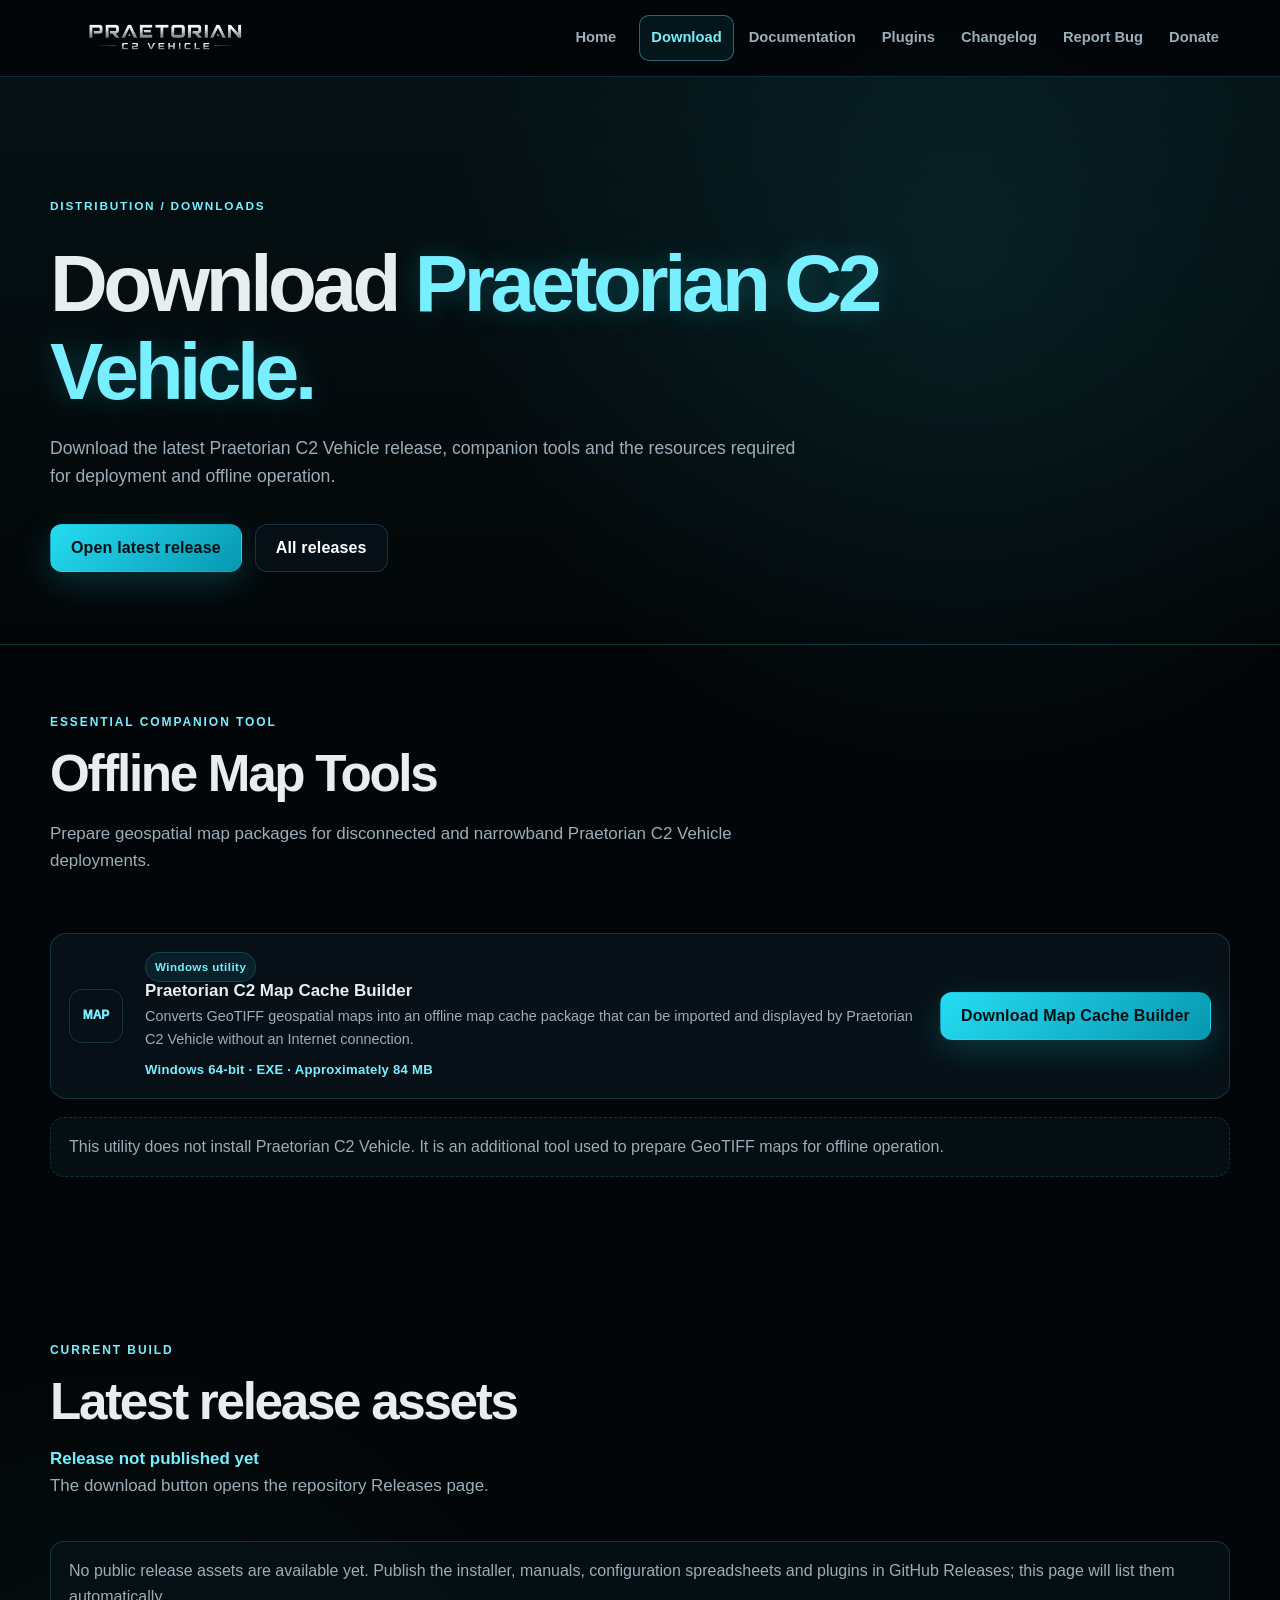
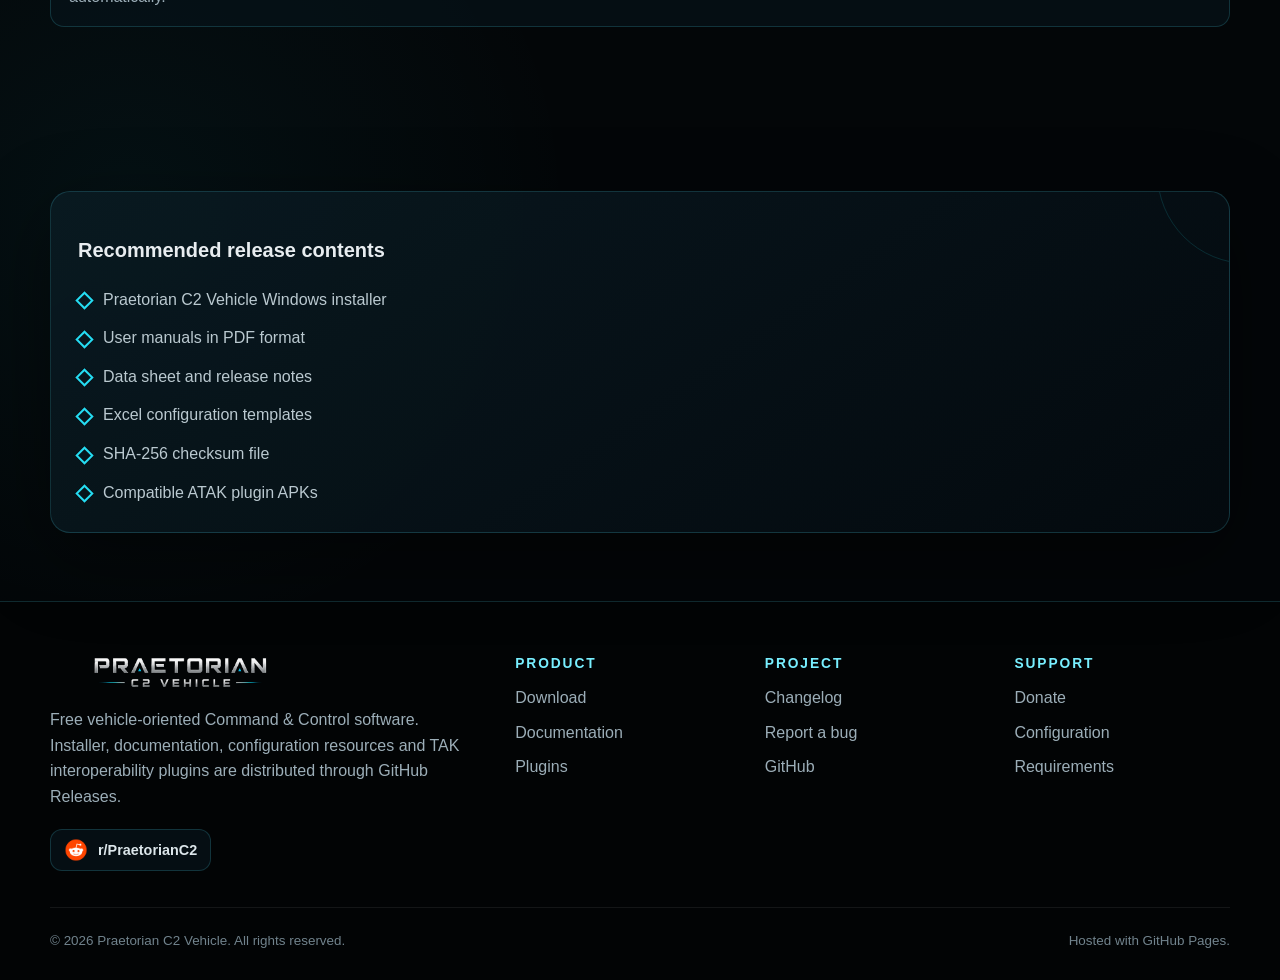
<file: download.html>
<!doctype html>
<html lang="en">
<head>
  <meta charset="utf-8">
  <meta name="viewport" content="width=device-width, initial-scale=1">
  <meta name="theme-color" content="#030608">
  <meta name="description" content="Download the latest Praetorian C2 Vehicle installer, documentation, configuration files and plugins.">
  <meta property="og:title" content="Download — Praetorian C2 Vehicle">
  <meta property="og:description" content="Download the latest Praetorian C2 Vehicle installer, documentation, configuration files and plugins.">
  <meta property="og:type" content="website">
  <meta property="og:image" content="assets/images/praetorian-splash.png">
  <title>Download — Praetorian C2 Vehicle</title>
  <link rel="icon" href="assets/images/favicon.png" type="image/png">
  <link rel="apple-touch-icon" href="assets/images/apple-touch-icon.png">
  <link rel="stylesheet" href="assets/css/style.css">
</head>
<body>
<a class="skip-link" href="#main">Skip to content</a>
<header class="site-header">
  <div class="container nav-wrap">
    <a class="brand" href="index.html" aria-label="Praetorian C2 Vehicle home">
      <img src="assets/images/praetorian-wordmark.png" alt="Praetorian C2 Vehicle">
    </a>
    <button class="menu-toggle" type="button" aria-label="Open navigation" aria-expanded="false">☰</button>
    <nav class="nav-links" aria-label="Primary navigation"><a class="" href="index.html">Home</a><a class="active nav-cta" href="download.html">Download</a><a class="" href="documentation.html">Documentation</a><a class="" href="plugins.html">Plugins</a><a class="" href="changelog.html">Changelog</a><a class="" href="report-bug.html">Report Bug</a><a class="" href="donate.html">Donate</a></nav>
  </div>
</header>
<main id="main">
<section class="page-hero">
  <div class="container">
    <div class="breadcrumb">Distribution / Downloads</div>

    <h1>
      Download <span class="accent">Praetorian C2 Vehicle.</span>
    </h1>

    <p>
      Download the latest Praetorian C2 Vehicle release, companion tools
      and the resources required for deployment and offline operation.
    </p>

    <div class="hero-actions">
      <a
        class="btn btn-primary"
        href="https://github.com/Moicanox/Praetorian-C2-Vehicle/releases/latest"
      >
        Open latest release
      </a>

      <a
        class="btn"
        href="https://github.com/Moicanox/Praetorian-C2-Vehicle/releases"
      >
        All releases
      </a>
    </div>
  </div>
</section>

<section class="section section-tight" id="offline-map-tools">
  <div class="container">
    <div class="section-head">
      <div>
        <div class="section-kicker">Essential companion tool</div>

        <h2>Offline Map Tools</h2>

        <p class="lead">
          Prepare geospatial map packages for disconnected and
          narrowband Praetorian C2 Vehicle deployments.
        </p>
      </div>
    </div>

    <div class="download-grid">
      <article class="download-item">
        <div class="file-type">MAP</div>

        <div>
          <span class="badge">Windows utility</span>

          <h3>Praetorian C2 Map Cache Builder</h3>

          <p>
            Converts GeoTIFF geospatial maps into an offline map cache
            package that can be imported and displayed by Praetorian
            C2 Vehicle without an Internet connection.
          </p>

          <p class="download-tool-meta">
            Windows 64-bit · EXE · Approximately 84 MB
          </p>
        </div>

        <a
          class="btn btn-primary btn-disabled"
          data-config-link="mapCacheBuilderUrl"
          data-ready-label="Download Map Cache Builder"
          aria-disabled="true"
          href="#"
          download
        >
          Tool unavailable
        </a>
      </article>
    </div>

    <div class="status-message map-tool-note">
      This utility does not install Praetorian C2 Vehicle. It is an
      additional tool used to prepare GeoTIFF maps for offline operation.
    </div>
  </div>
</section>

<section class="section">
  <div class="container">
    <div class="section-head">
      <div>
        <div class="section-kicker">Current build</div>

        <h2>Latest release assets</h2>

        <div data-latest-release class="lead">
          Checking GitHub Releases…
        </div>
      </div>
    </div>

    <div class="download-grid" data-release-assets>
      <div class="status-message">
        Loading release assets…
      </div>
    </div>
  </div>
</section>
<section class="section section-tight"><div class="container"><div class="grid"><article class="card"><h3>Recommended release contents</h3><ul class="list-clean"><li>Praetorian C2 Vehicle Windows installer</li><li>User manuals in PDF format</li><li>Data sheet and release notes</li><li>Excel configuration templates</li><li>SHA-256 checksum file</li><li>Compatible ATAK plugin APKs</li></ul></article></div></div></section>
</main>
<footer class="site-footer">
  <div class="container">
    <div class="footer-grid">
      <div>
        <img class="footer-logo" src="assets/images/praetorian-wordmark.png" alt="Praetorian C2 Vehicle">
        <p class="footer-copy">Free vehicle-oriented Command & Control software. Installer, documentation, configuration resources and TAK interoperability plugins are distributed through GitHub Releases.</p>
        <div class="footer-social"><a class="social-link" href="https://www.reddit.com/r/PraetorianC2/" target="_blank" rel="noopener noreferrer"><img src="assets/images/reddit-icon.png" alt=""><span>r/PraetorianC2</span></a></div>
      </div>
      <div class="footer-col"><h3>Product</h3><a href="download.html">Download</a><a href="documentation.html">Documentation</a><a href="plugins.html">Plugins</a></div>
      <div class="footer-col"><h3>Project</h3><a href="changelog.html">Changelog</a><a href="report-bug.html">Report a bug</a><a href="https://github.com/Moicanox/Praetorian-C2-Vehicle">GitHub</a></div>
      <div class="footer-col"><h3>Support</h3><a href="donate.html">Donate</a><a href="documentation.html#configuration">Configuration</a><a href="documentation.html#requirements">Requirements</a></div>
    </div>
    <div class="footer-bottom"><span>© <span id="year"></span> Praetorian C2 Vehicle. All rights reserved.</span><span>Hosted with GitHub Pages.</span></div>
  </div>
</footer>
<script>document.getElementById("year").textContent = new Date().getFullYear();</script>
<script src="assets/js/config.js"></script>
<script src="assets/js/main.js"></script>
</body>
</html>
</file>
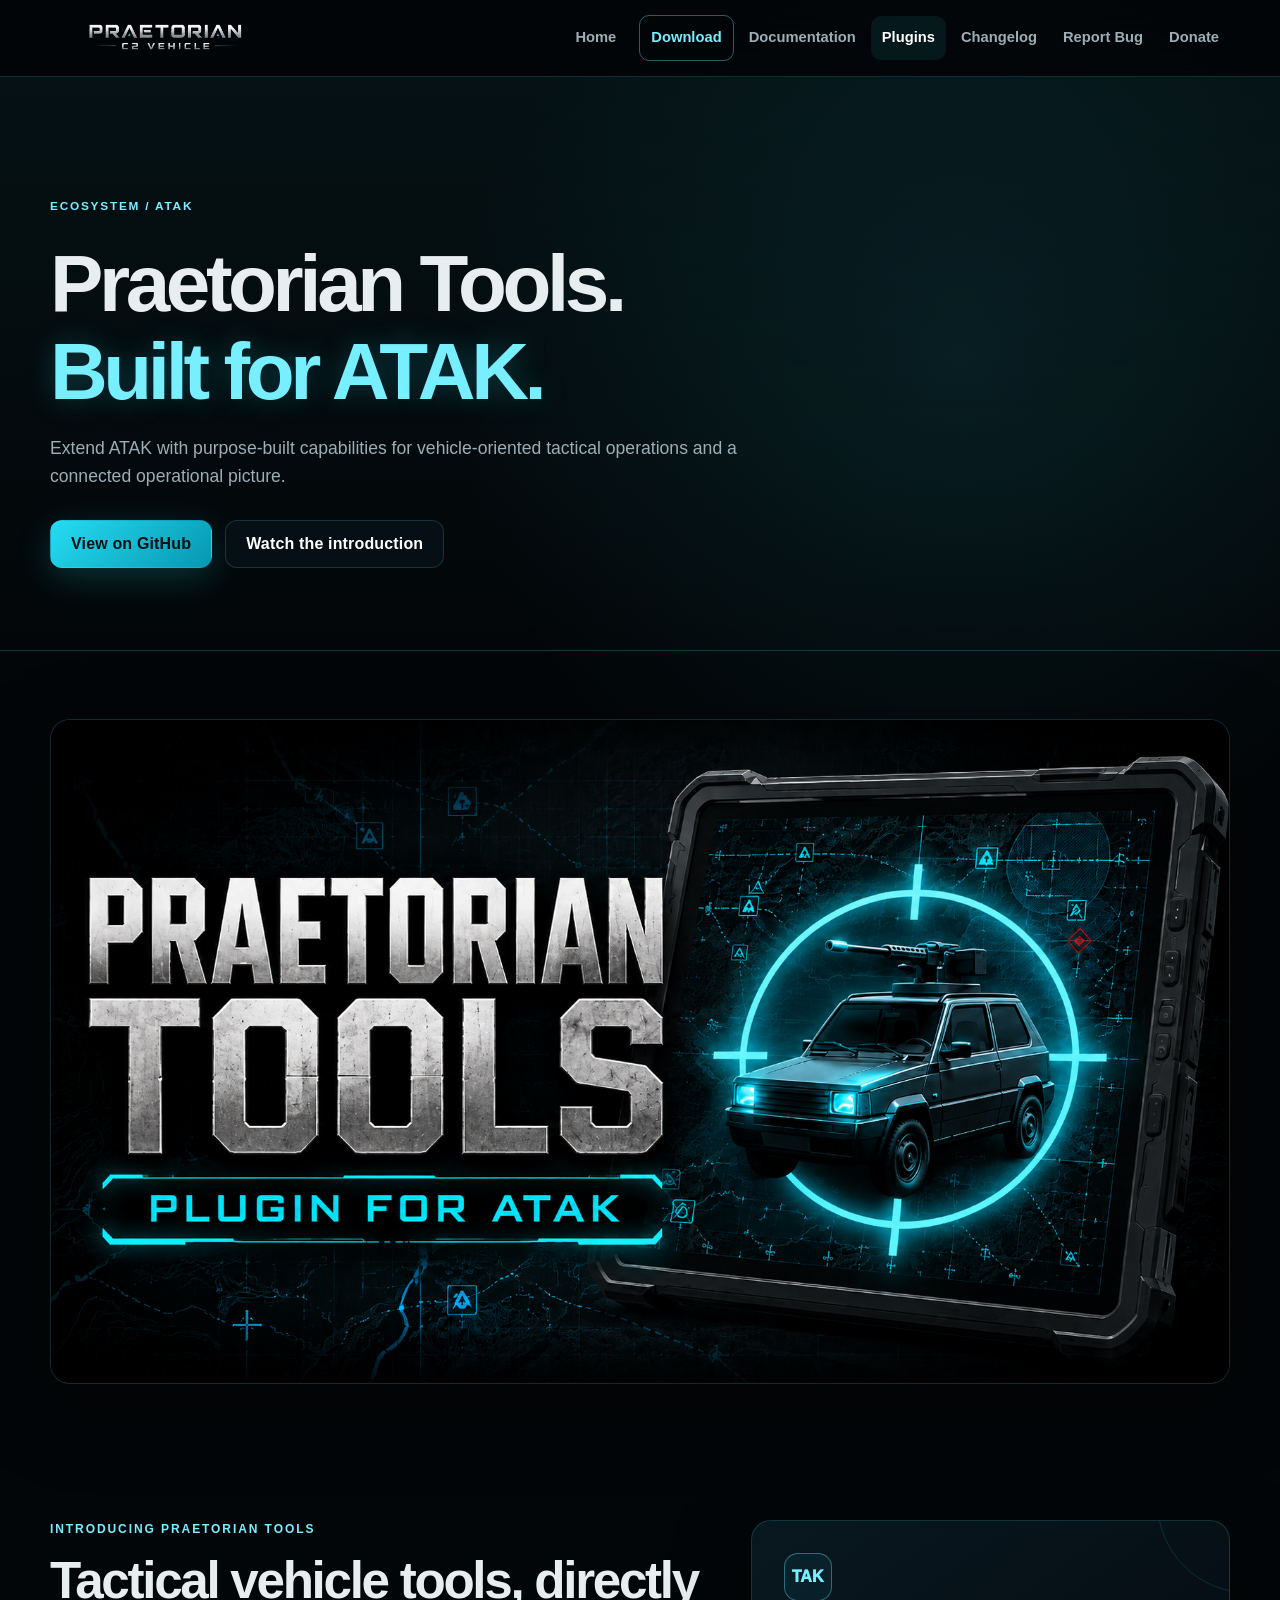
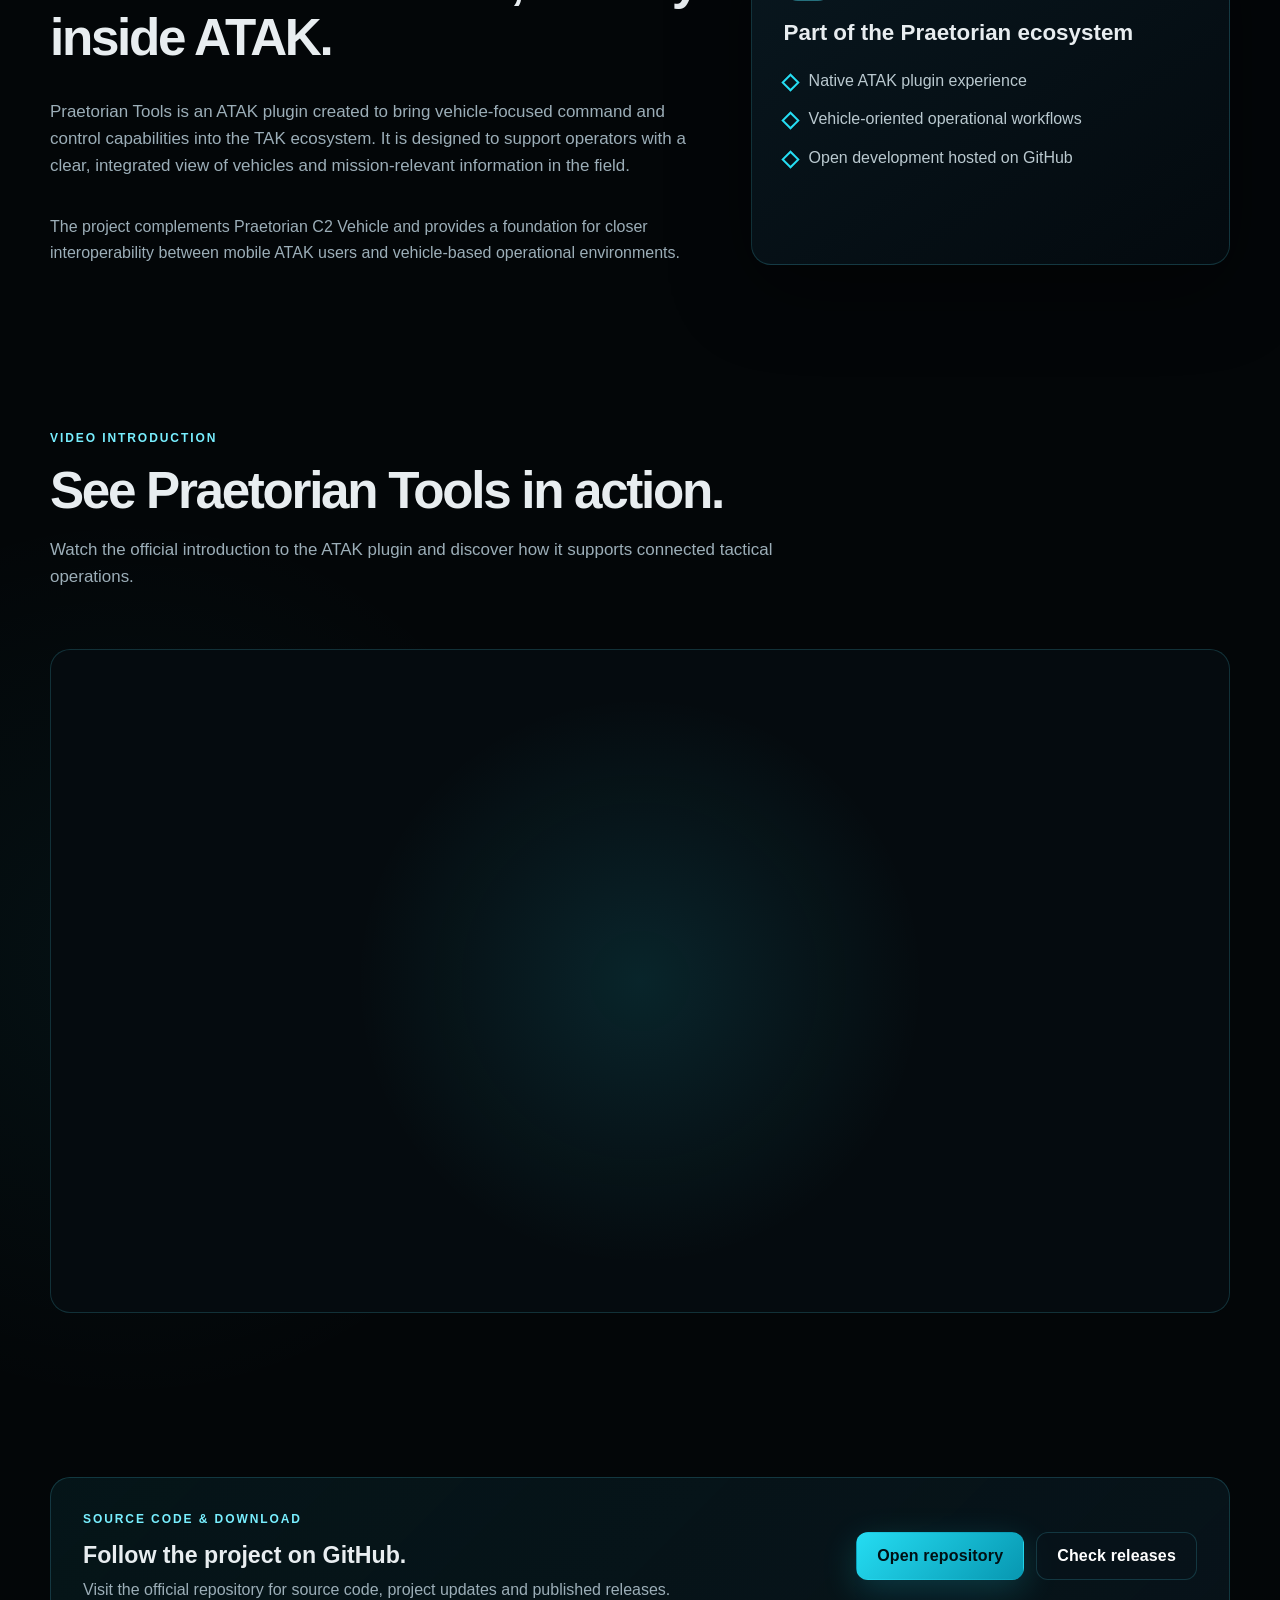
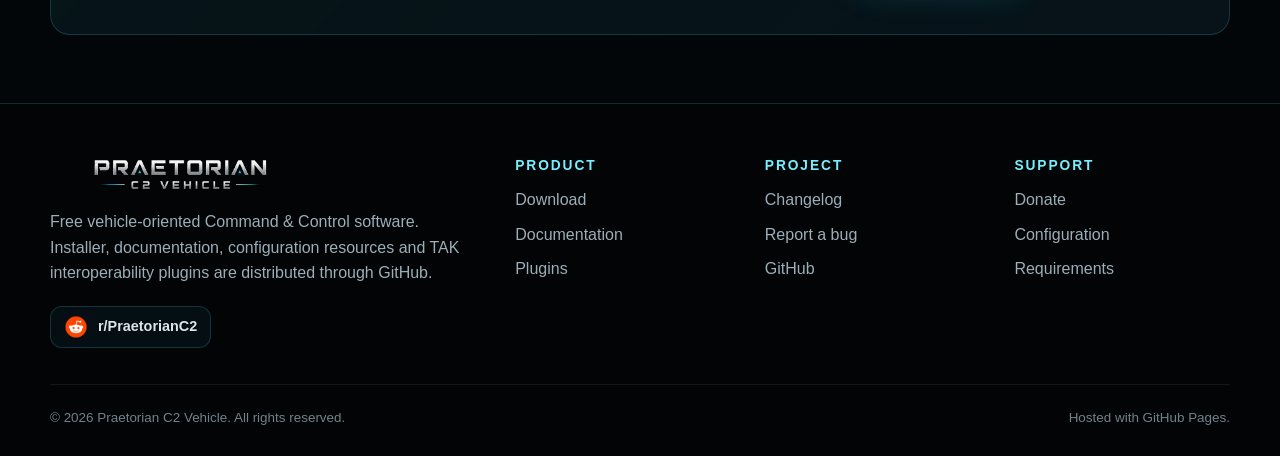
<file: plugins.html>
<!doctype html>
<html lang="en">
<head>
  <meta charset="utf-8">
  <meta name="viewport" content="width=device-width, initial-scale=1">
  <meta name="theme-color" content="#030608">
  <meta name="description" content="Discover Praetorian Tools, the ATAK plugin for vehicle-oriented tactical operations, and follow its development on GitHub.">
  <meta property="og:title" content="Praetorian Tools — ATAK Plugin">
  <meta property="og:description" content="Extend ATAK with vehicle-oriented tactical tools. Watch the introduction and follow the official GitHub repository.">
  <meta property="og:type" content="website">
  <meta property="og:image" content="assets/images/praetorian-tools-atak-plugin.png">
  <title>Praetorian Tools — ATAK Plugin</title>
  <link rel="icon" href="assets/images/favicon.png" type="image/png">
  <link rel="apple-touch-icon" href="assets/images/apple-touch-icon.png">
  <link rel="stylesheet" href="assets/css/style.css">
</head>
<body>
<a class="skip-link" href="#main">Skip to content</a>
<header class="site-header">
  <div class="container nav-wrap">
    <a class="brand" href="index.html" aria-label="Praetorian C2 Vehicle home">
      <img src="assets/images/praetorian-wordmark.png" alt="Praetorian C2 Vehicle">
    </a>
    <button class="menu-toggle" type="button" aria-label="Open navigation" aria-expanded="false">☰</button>
    <nav class="nav-links" aria-label="Primary navigation"><a href="index.html">Home</a><a class="nav-cta" href="download.html">Download</a><a href="documentation.html">Documentation</a><a class="active" href="plugins.html">Plugins</a><a href="changelog.html">Changelog</a><a href="report-bug.html">Report Bug</a><a href="donate.html">Donate</a></nav>
  </div>
</header>

<main id="main">
  <section class="page-hero plugin-page-hero">
    <div class="container">
      <div class="breadcrumb">Ecosystem / ATAK</div>
      <h1>Praetorian Tools.<br><span class="accent">Built for ATAK.</span></h1>
      <p>Extend ATAK with purpose-built capabilities for vehicle-oriented tactical operations and a connected operational picture.</p>
      <div class="hero-actions">
        <a class="btn btn-primary" href="https://github.com/Moicanox/Praetorian-Tools-ATAK-Plugin">View on GitHub</a>
        <a class="btn" href="#demo">Watch the introduction</a>
      </div>
    </div>
  </section>

  <section class="section section-tight">
    <div class="container">
      <figure class="plugin-cover fade-up">
        <img src="assets/images/praetorian-tools-atak-plugin.png" alt="Praetorian Tools plugin for ATAK shown on a rugged tactical tablet">
      </figure>
    </div>
  </section>

  <section class="section section-tight">
    <div class="container product-panel plugin-intro">
      <div class="product-copy fade-up">
        <div class="section-kicker">Introducing Praetorian Tools</div>
        <h2>Tactical vehicle tools, directly inside ATAK.</h2>
        <p class="lead">Praetorian Tools is an ATAK plugin created to bring vehicle-focused command and control capabilities into the TAK ecosystem. It is designed to support operators with a clear, integrated view of vehicles and mission-relevant information in the field.</p>
        <p class="plugin-body-copy">The project complements Praetorian C2 Vehicle and provides a foundation for closer interoperability between mobile ATAK users and vehicle-based operational environments.</p>
      </div>
      <aside class="card plugin-highlights fade-up" aria-label="Plugin highlights">
        <div class="icon-box">TAK</div>
        <h3>Part of the Praetorian ecosystem</h3>
        <ul class="list-clean">
          <li>Native ATAK plugin experience</li>
          <li>Vehicle-oriented operational workflows</li>
          <li>Open development hosted on GitHub</li>
        </ul>
      </aside>
    </div>
  </section>

  <section class="section" id="demo">
    <div class="container">
      <div class="section-head fade-up">
        <div>
          <div class="section-kicker">Video introduction</div>
          <h2>See Praetorian Tools in action.</h2>
          <p class="lead">Watch the official introduction to the ATAK plugin and discover how it supports connected tactical operations.</p>
        </div>
      </div>
      <div class="video-shell fade-up">
        <iframe
          src="https://www.youtube-nocookie.com/embed/KzdL2WhRNu4"
          title="Praetorian Tools ATAK plugin introduction"
          loading="lazy"
          referrerpolicy="strict-origin-when-cross-origin"
          allow="accelerometer; autoplay; clipboard-write; encrypted-media; gyroscope; picture-in-picture; web-share"
          allowfullscreen>
        </iframe>
      </div>
    </div>
  </section>

  <section class="section section-tight">
    <div class="container">
      <div class="release-strip plugin-release fade-up">
        <div>
          <div class="section-kicker">Source code &amp; download</div>
          <h3>Follow the project on GitHub.</h3>
          <p class="release-status">Visit the official repository for source code, project updates and published releases.</p>
        </div>
        <div class="plugin-release-actions">
          <a class="btn btn-primary" href="https://github.com/Moicanox/Praetorian-Tools-ATAK-Plugin">Open repository</a>
          <a class="btn" href="https://github.com/Moicanox/Praetorian-Tools-ATAK-Plugin/releases">Check releases</a>
        </div>
      </div>
    </div>
  </section>
</main>

<footer class="site-footer">
  <div class="container">
    <div class="footer-grid">
      <div>
        <img class="footer-logo" src="assets/images/praetorian-wordmark.png" alt="Praetorian C2 Vehicle">
        <p class="footer-copy">Free vehicle-oriented Command &amp; Control software. Installer, documentation, configuration resources and TAK interoperability plugins are distributed through GitHub.</p>
        <div class="footer-social"><a class="social-link" href="https://www.reddit.com/r/PraetorianC2/" target="_blank" rel="noopener noreferrer"><img src="assets/images/reddit-icon.png" alt=""><span>r/PraetorianC2</span></a></div>
      </div>
      <div class="footer-col"><h3>Product</h3><a href="download.html">Download</a><a href="documentation.html">Documentation</a><a href="plugins.html">Plugins</a></div>
      <div class="footer-col"><h3>Project</h3><a href="changelog.html">Changelog</a><a href="report-bug.html">Report a bug</a><a href="https://github.com/Moicanox/Praetorian-C2-Vehicle">GitHub</a></div>
      <div class="footer-col"><h3>Support</h3><a href="donate.html">Donate</a><a href="documentation.html#configuration">Configuration</a><a href="documentation.html#requirements">Requirements</a></div>
    </div>
    <div class="footer-bottom"><span>© <span id="year"></span> Praetorian C2 Vehicle. All rights reserved.</span><span>Hosted with GitHub Pages.</span></div>
  </div>
</footer>
<script>document.getElementById("year").textContent = new Date().getFullYear();</script>
<script src="assets/js/config.js"></script>
<script src="assets/js/main.js"></script>
</body>
</html>
</file>
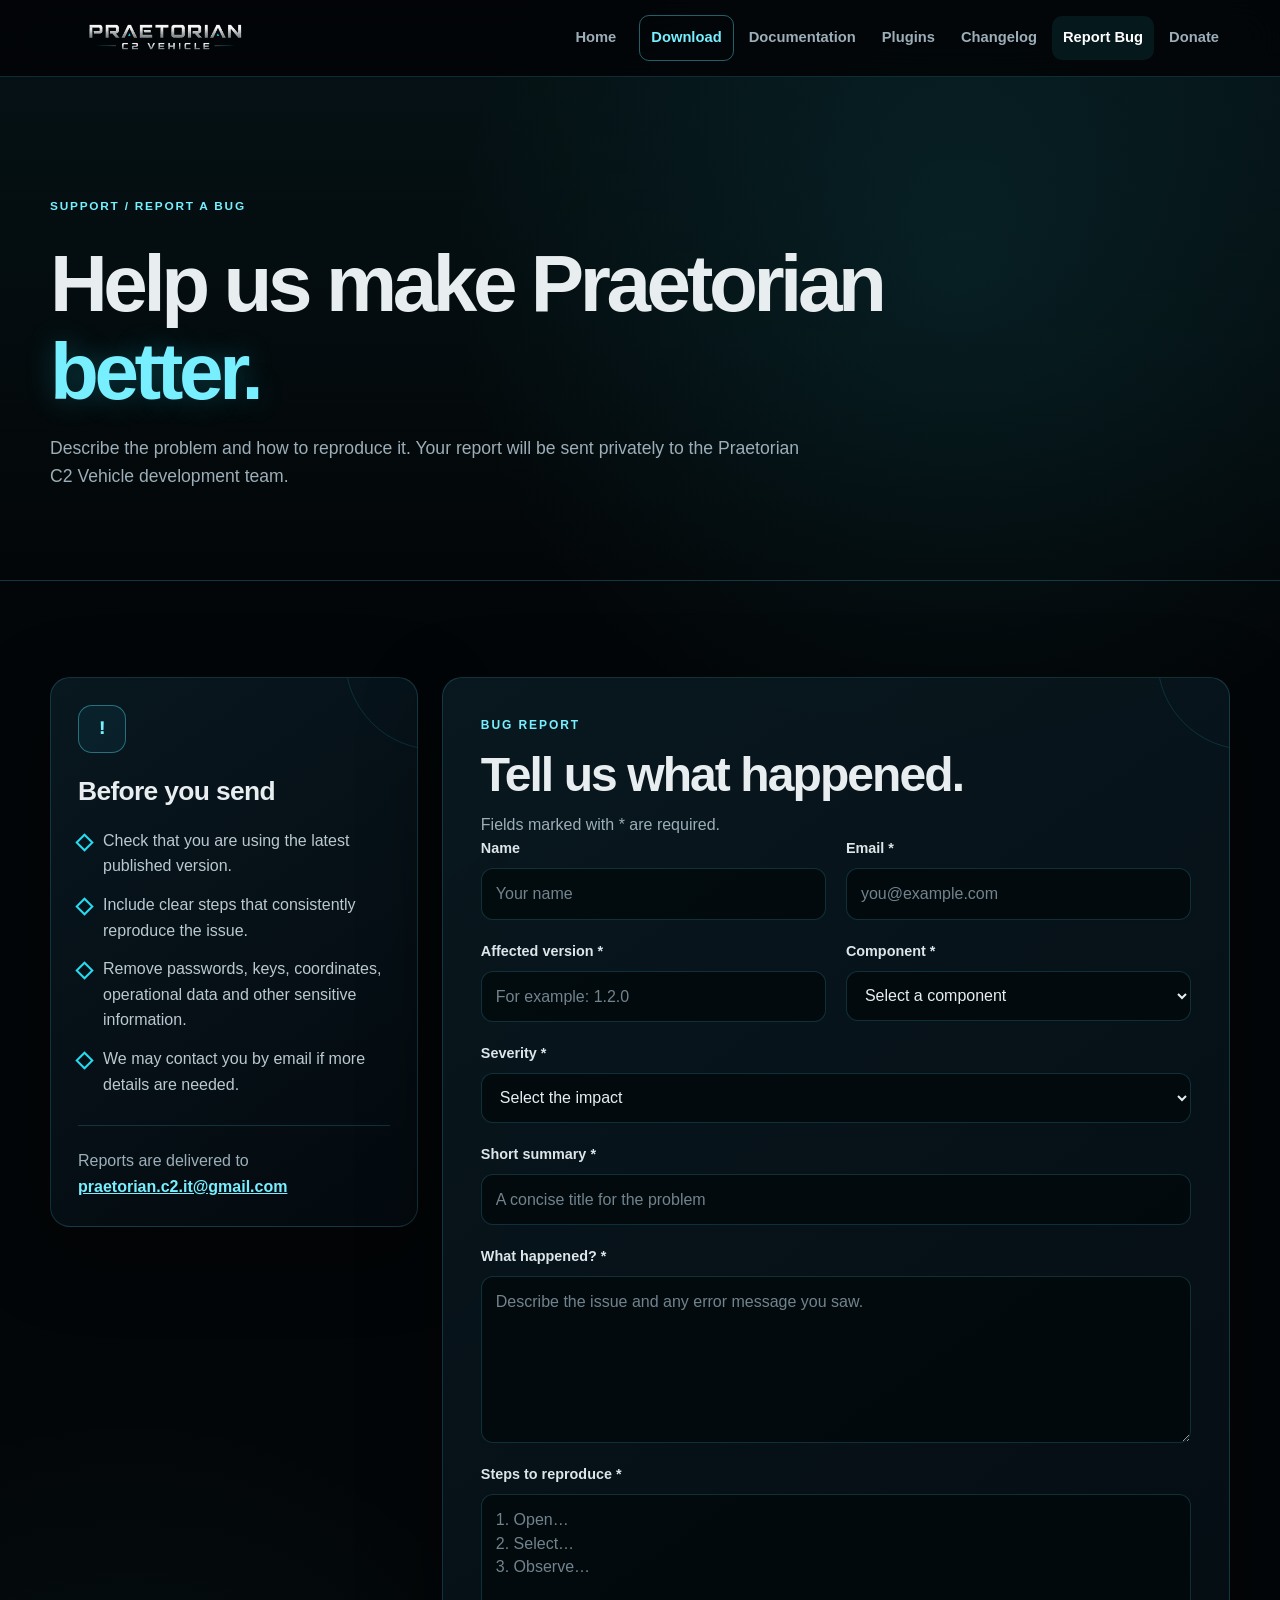
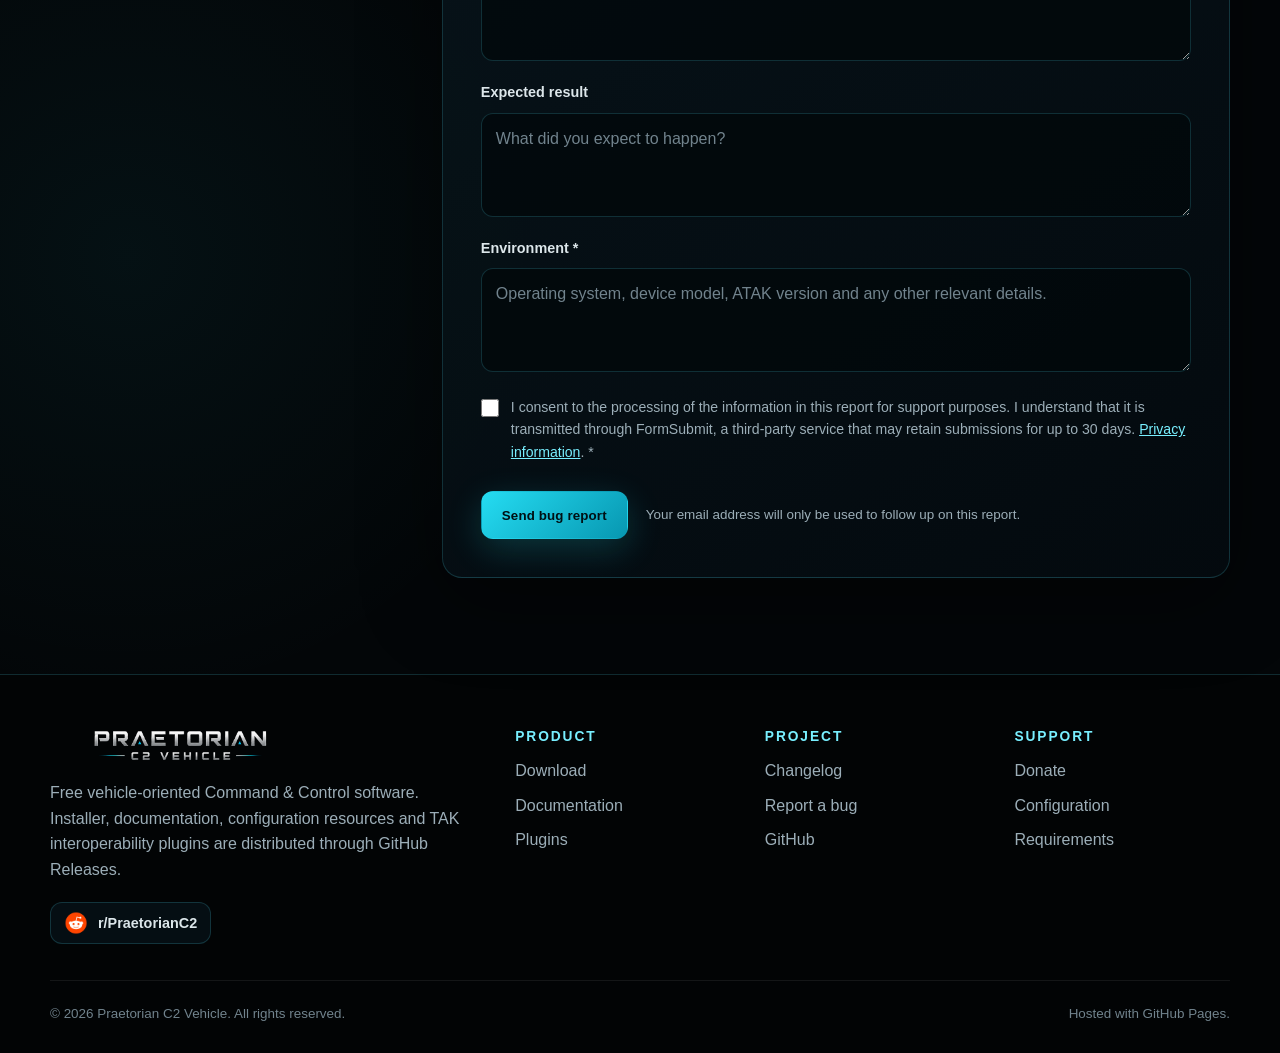
<file: report-bug.html>
<!doctype html>
<html lang="en">
<head>
  <meta charset="utf-8">
  <meta name="viewport" content="width=device-width, initial-scale=1">
  <meta name="theme-color" content="#030608">
  <meta name="description" content="Report a bug in Praetorian C2 Vehicle to the development team.">
  <meta property="og:title" content="Report a Bug — Praetorian C2 Vehicle">
  <meta property="og:description" content="Send a detailed Praetorian C2 Vehicle bug report to the development team.">
  <meta property="og:type" content="website">
  <meta property="og:image" content="assets/images/praetorian-splash.png">
  <title>Report a Bug — Praetorian C2 Vehicle</title>
  <link rel="icon" href="assets/images/favicon.png" type="image/png">
  <link rel="apple-touch-icon" href="assets/images/apple-touch-icon.png">
  <link rel="stylesheet" href="assets/css/style.css">
</head>
<body>
<a class="skip-link" href="#main">Skip to content</a>
<header class="site-header">
  <div class="container nav-wrap">
    <a class="brand" href="index.html" aria-label="Praetorian C2 Vehicle home">
      <img src="assets/images/praetorian-wordmark.png" alt="Praetorian C2 Vehicle">
    </a>
    <button class="menu-toggle" type="button" aria-label="Open navigation" aria-expanded="false">☰</button>
    <nav class="nav-links" aria-label="Primary navigation"><a href="index.html">Home</a><a class="nav-cta" href="download.html">Download</a><a href="documentation.html">Documentation</a><a href="plugins.html">Plugins</a><a href="changelog.html">Changelog</a><a class="active" href="report-bug.html">Report Bug</a><a href="donate.html">Donate</a></nav>
  </div>
</header>
<main id="main">
  <section class="page-hero">
    <div class="container">
      <div class="breadcrumb">Support / Report a Bug</div>
      <h1>Help us make Praetorian <span class="accent">better.</span></h1>
      <p>Describe the problem and how to reproduce it. Your report will be sent privately to the Praetorian C2 Vehicle development team.</p>
    </div>
  </section>

  <section class="section">
    <div class="container bug-report-layout">
      <aside class="card bug-report-guide fade-up" aria-labelledby="report-guide-title">
        <div class="icon-box" aria-hidden="true">!</div>
        <h2 id="report-guide-title">Before you send</h2>
        <ul class="list-clean">
          <li>Check that you are using the latest published version.</li>
          <li>Include clear steps that consistently reproduce the issue.</li>
          <li>Remove passwords, keys, coordinates, operational data and other sensitive information.</li>
          <li>We may contact you by email if more details are needed.</li>
        </ul>
        <p class="report-email">Reports are delivered to<br><a href="mailto:praetorian.c2.it@gmail.com">praetorian.c2.it@gmail.com</a></p>
      </aside>

      <div class="card bug-report-card fade-up">
        <div class="section-kicker">Bug report</div>
        <h2>Tell us what happened.</h2>
        <p class="form-intro">Fields marked with <span aria-hidden="true">*</span> are required.</p>

        <form class="bug-report-form" action="https://formsubmit.co/praetorian.c2.it@gmail.com" method="POST">
          <input type="hidden" name="_subject" value="New Praetorian C2 Vehicle bug report">
          <input type="hidden" name="_template" value="table">
          <input type="hidden" name="_next" value="https://moicanox.github.io/Praetorian-C2-Vehicle/report-sent.html">
          <input type="hidden" name="_autoresponse" value="Thank you. Your Praetorian C2 Vehicle bug report has been received. The development team may contact you if more information is needed.">
          <input class="form-honeypot" type="text" name="_honey" tabindex="-1" autocomplete="off" aria-hidden="true">

          <div class="form-grid">
            <div class="form-field">
              <label for="reporter-name">Name</label>
              <input id="reporter-name" name="Name" type="text" maxlength="100" autocomplete="name" placeholder="Your name">
            </div>
            <div class="form-field">
              <label for="reporter-email">Email <span aria-hidden="true">*</span></label>
              <input id="reporter-email" name="email" type="email" maxlength="254" autocomplete="email" placeholder="you@example.com" required>
            </div>
            <div class="form-field">
              <label for="affected-version">Affected version <span aria-hidden="true">*</span></label>
              <input id="affected-version" name="Affected version" type="text" maxlength="50" placeholder="For example: 1.2.0" required>
            </div>
            <div class="form-field">
              <label for="affected-component">Component <span aria-hidden="true">*</span></label>
              <select id="affected-component" name="Component" required>
                <option value="" selected disabled>Select a component</option>
                <option>Vehicle application</option>
                <option>ATAK plugin</option>
                <option>Installation or update</option>
                <option>Configuration</option>
                <option>Documentation</option>
                <option>Website or download</option>
                <option>Other</option>
              </select>
            </div>
            <div class="form-field form-field-wide">
              <label for="severity">Severity <span aria-hidden="true">*</span></label>
              <select id="severity" name="Severity" required>
                <option value="" selected disabled>Select the impact</option>
                <option>Low — minor inconvenience</option>
                <option>Medium — feature impaired, workaround available</option>
                <option>High — essential feature unavailable</option>
                <option>Critical — crash, data loss or security impact</option>
              </select>
            </div>
            <div class="form-field form-field-wide">
              <label for="summary">Short summary <span aria-hidden="true">*</span></label>
              <input id="summary" name="Summary" type="text" maxlength="160" placeholder="A concise title for the problem" required>
            </div>
            <div class="form-field form-field-wide">
              <label for="description">What happened? <span aria-hidden="true">*</span></label>
              <textarea id="description" name="What happened" rows="6" maxlength="5000" placeholder="Describe the issue and any error message you saw." required></textarea>
            </div>
            <div class="form-field form-field-wide">
              <label for="steps">Steps to reproduce <span aria-hidden="true">*</span></label>
              <textarea id="steps" name="Steps to reproduce" rows="6" maxlength="5000" placeholder="1. Open…&#10;2. Select…&#10;3. Observe…" required></textarea>
            </div>
            <div class="form-field form-field-wide">
              <label for="expected-result">Expected result</label>
              <textarea id="expected-result" name="Expected result" rows="3" maxlength="2000" placeholder="What did you expect to happen?"></textarea>
            </div>
            <div class="form-field form-field-wide">
              <label for="environment">Environment <span aria-hidden="true">*</span></label>
              <textarea id="environment" name="Environment" rows="3" maxlength="2000" placeholder="Operating system, device model, ATAK version and any other relevant details." required></textarea>
            </div>
          </div>

          <label class="form-consent" for="privacy-consent">
            <input id="privacy-consent" name="Privacy consent" type="checkbox" value="Accepted" required>
            <span>I consent to the processing of the information in this report for support purposes. I understand that it is transmitted through FormSubmit, a third-party service that may retain submissions for up to 30 days. <a href="https://formsubmit.co/privacy.pdf" target="_blank" rel="noopener noreferrer">Privacy information</a>. <span aria-hidden="true">*</span></span>
          </label>

          <div class="form-actions">
            <button class="btn btn-primary" type="submit">Send bug report</button>
            <p>Your email address will only be used to follow up on this report.</p>
          </div>
        </form>
      </div>
    </div>
  </section>
</main>
<footer class="site-footer">
  <div class="container">
    <div class="footer-grid">
      <div>
        <img class="footer-logo" src="assets/images/praetorian-wordmark.png" alt="Praetorian C2 Vehicle">
        <p class="footer-copy">Free vehicle-oriented Command &amp; Control software. Installer, documentation, configuration resources and TAK interoperability plugins are distributed through GitHub Releases.</p>
        <div class="footer-social"><a class="social-link" href="https://www.reddit.com/r/PraetorianC2/" target="_blank" rel="noopener noreferrer"><img src="assets/images/reddit-icon.png" alt=""><span>r/PraetorianC2</span></a></div>
      </div>
      <div class="footer-col"><h3>Product</h3><a href="download.html">Download</a><a href="documentation.html">Documentation</a><a href="plugins.html">Plugins</a></div>
      <div class="footer-col"><h3>Project</h3><a href="changelog.html">Changelog</a><a href="report-bug.html">Report a bug</a><a href="https://github.com/Moicanox/Praetorian-C2-Vehicle">GitHub</a></div>
      <div class="footer-col"><h3>Support</h3><a href="donate.html">Donate</a><a href="documentation.html#configuration">Configuration</a><a href="documentation.html#requirements">Requirements</a></div>
    </div>
    <div class="footer-bottom"><span>© <span id="year"></span> Praetorian C2 Vehicle. All rights reserved.</span><span>Hosted with GitHub Pages.</span></div>
  </div>
</footer>
<script>document.getElementById("year").textContent = new Date().getFullYear();</script>
<script src="assets/js/config.js"></script>
<script src="assets/js/main.js"></script>
</body>
</html>
</file>
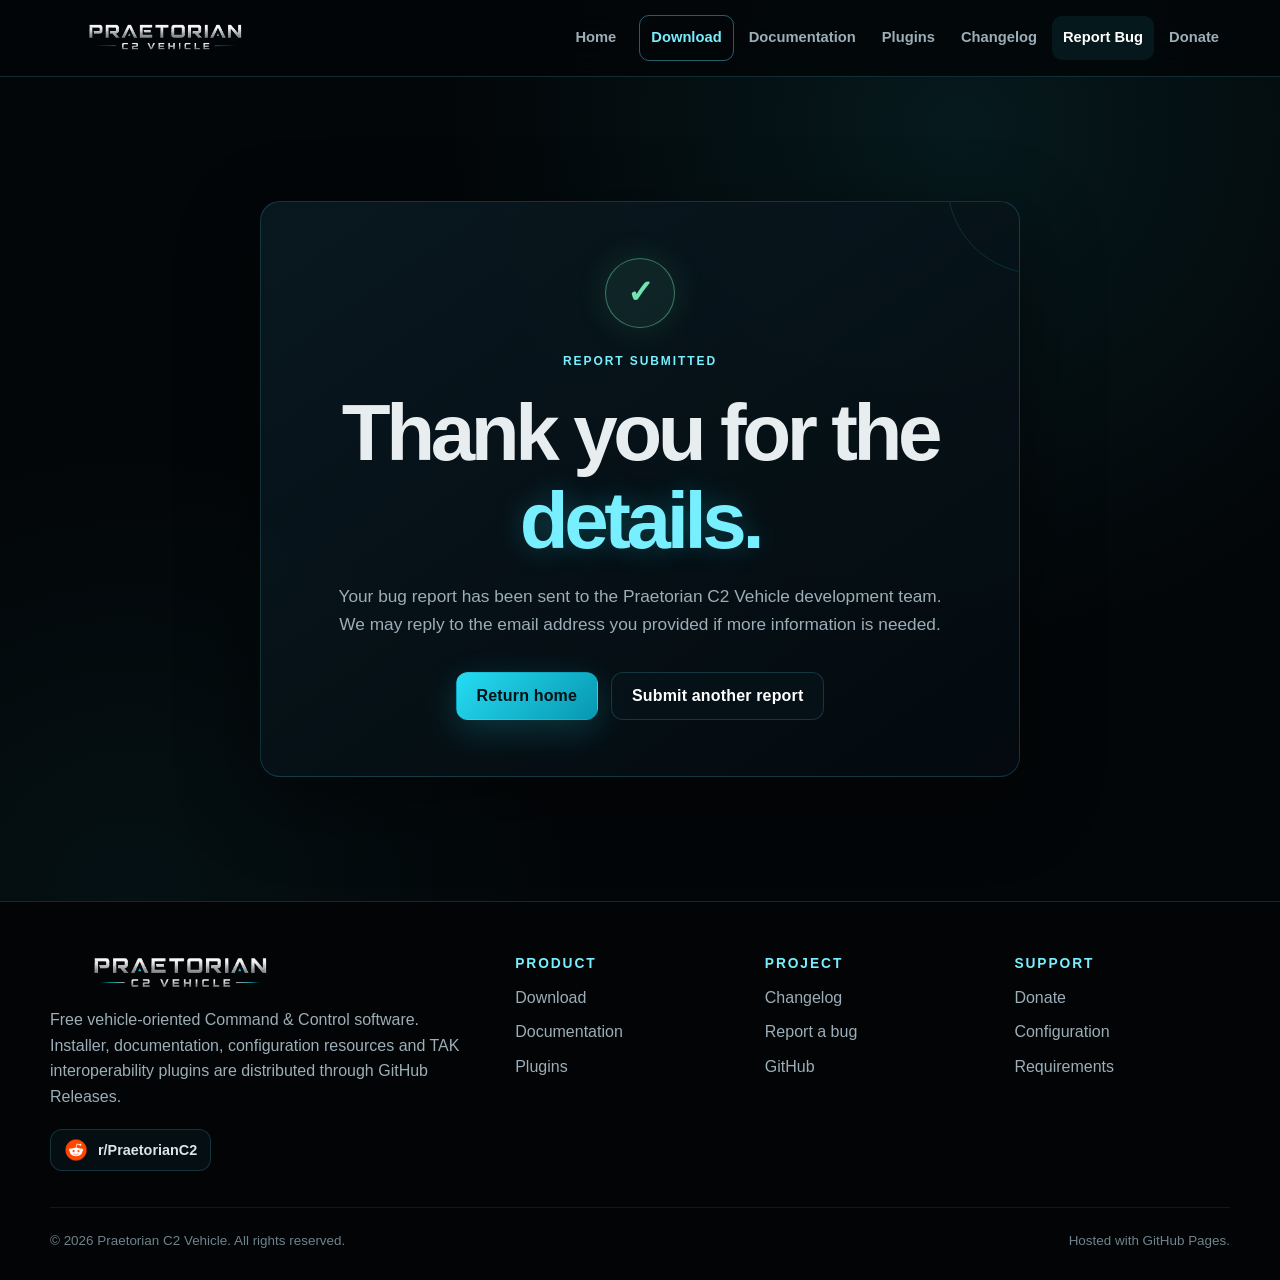
<file: report-sent.html>
<!doctype html>
<html lang="en">
<head>
  <meta charset="utf-8">
  <meta name="viewport" content="width=device-width, initial-scale=1">
  <meta name="theme-color" content="#030608">
  <meta name="robots" content="noindex">
  <meta name="description" content="Your Praetorian C2 Vehicle bug report has been submitted.">
  <title>Report Submitted — Praetorian C2 Vehicle</title>
  <link rel="icon" href="assets/images/favicon.png" type="image/png">
  <link rel="apple-touch-icon" href="assets/images/apple-touch-icon.png">
  <link rel="stylesheet" href="assets/css/style.css">
</head>
<body>
<a class="skip-link" href="#main">Skip to content</a>
<header class="site-header">
  <div class="container nav-wrap">
    <a class="brand" href="index.html" aria-label="Praetorian C2 Vehicle home">
      <img src="assets/images/praetorian-wordmark.png" alt="Praetorian C2 Vehicle">
    </a>
    <button class="menu-toggle" type="button" aria-label="Open navigation" aria-expanded="false">☰</button>
    <nav class="nav-links" aria-label="Primary navigation"><a href="index.html">Home</a><a class="nav-cta" href="download.html">Download</a><a href="documentation.html">Documentation</a><a href="plugins.html">Plugins</a><a href="changelog.html">Changelog</a><a class="active" href="report-bug.html">Report Bug</a><a href="donate.html">Donate</a></nav>
  </div>
</header>
<main id="main">
  <section class="section report-success-section">
    <div class="container">
      <div class="card report-success fade-up">
        <div class="success-mark" aria-hidden="true">✓</div>
        <div class="section-kicker">Report submitted</div>
        <h1>Thank you for the <span class="accent">details.</span></h1>
        <p>Your bug report has been sent to the Praetorian C2 Vehicle development team. We may reply to the email address you provided if more information is needed.</p>
        <div class="hero-actions">
          <a class="btn btn-primary" href="index.html">Return home</a>
          <a class="btn" href="report-bug.html">Submit another report</a>
        </div>
      </div>
    </div>
  </section>
</main>
<footer class="site-footer">
  <div class="container">
    <div class="footer-grid">
      <div>
        <img class="footer-logo" src="assets/images/praetorian-wordmark.png" alt="Praetorian C2 Vehicle">
        <p class="footer-copy">Free vehicle-oriented Command &amp; Control software. Installer, documentation, configuration resources and TAK interoperability plugins are distributed through GitHub Releases.</p>
        <div class="footer-social"><a class="social-link" href="https://www.reddit.com/r/PraetorianC2/" target="_blank" rel="noopener noreferrer"><img src="assets/images/reddit-icon.png" alt=""><span>r/PraetorianC2</span></a></div>
      </div>
      <div class="footer-col"><h3>Product</h3><a href="download.html">Download</a><a href="documentation.html">Documentation</a><a href="plugins.html">Plugins</a></div>
      <div class="footer-col"><h3>Project</h3><a href="changelog.html">Changelog</a><a href="report-bug.html">Report a bug</a><a href="https://github.com/Moicanox/Praetorian-C2-Vehicle">GitHub</a></div>
      <div class="footer-col"><h3>Support</h3><a href="donate.html">Donate</a><a href="documentation.html#configuration">Configuration</a><a href="documentation.html#requirements">Requirements</a></div>
    </div>
    <div class="footer-bottom"><span>© <span id="year"></span> Praetorian C2 Vehicle. All rights reserved.</span><span>Hosted with GitHub Pages.</span></div>
  </div>
</footer>
<script>document.getElementById("year").textContent = new Date().getFullYear();</script>
<script src="assets/js/config.js"></script>
<script src="assets/js/main.js"></script>
</body>
</html>
</file>
<file: assets/css/style.css>
:root {
  --bg: #030608;
  --bg-soft: #071015;
  --panel: rgba(8, 20, 27, 0.78);
  --panel-strong: #091820;
  --line: rgba(78, 221, 244, 0.18);
  --line-strong: rgba(78, 221, 244, 0.42);
  --cyan: #25dcf2;
  --cyan-2: #78efff;
  --silver: #e8edf0;
  --muted: #9caeb8;
  --danger: #ff7b7b;
  --success: #70e5b1;
  --shadow: 0 24px 80px rgba(0,0,0,.45);
  --max: 1180px;
  --radius: 20px;
}

* { box-sizing: border-box; }
html { scroll-behavior: smooth; }
body {
  margin: 0;
  min-height: 100vh;
  color: var(--silver);
  background:
    radial-gradient(circle at 75% 10%, rgba(37,220,242,.09), transparent 32rem),
    radial-gradient(circle at 10% 70%, rgba(37,220,242,.05), transparent 28rem),
    var(--bg);
  font-family: Inter, ui-sans-serif, -apple-system, BlinkMacSystemFont, "Segoe UI", Arial, sans-serif;
  line-height: 1.6;
}
body::before {
  content: "";
  position: fixed;
  inset: 0;
  pointer-events: none;
  opacity: .13;
  background-image:
    linear-gradient(rgba(255,255,255,.025) 1px, transparent 1px),
    linear-gradient(90deg, rgba(255,255,255,.025) 1px, transparent 1px);
  background-size: 38px 38px;
  mask-image: linear-gradient(to bottom, black, transparent 85%);
}
img { display: block; max-width: 100%; }
a { color: inherit; }
button, a { -webkit-tap-highlight-color: transparent; }
.container { width: min(calc(100% - 40px), var(--max)); margin: 0 auto; }

.skip-link { position: fixed; left: 16px; top: -80px; z-index: 1000; background: var(--cyan); color: #001014; padding: 10px 14px; border-radius: 10px; font-weight: 800; }
.skip-link:focus { top: 16px; }

.site-header {
  position: sticky;
  top: 0;
  z-index: 100;
  background: rgba(3,6,8,.82);
  backdrop-filter: blur(18px);
  border-bottom: 1px solid var(--line);
}
.nav-wrap { min-height: 76px; display: flex; align-items: center; justify-content: space-between; gap: 22px; }
.brand { display: inline-flex; align-items: center; text-decoration: none; min-width: 230px; }
.brand img { width: 230px; height: auto; }
.nav-links { display: flex; align-items: center; gap: 4px; }
.nav-links a { text-decoration: none; color: var(--muted); padding: 10px 11px; border-radius: 10px; font-size: .92rem; font-weight: 700; }
.nav-links a:hover, .nav-links a.active { color: white; background: rgba(37,220,242,.08); }
.nav-cta { margin-left: 8px; border: 1px solid var(--line-strong); color: var(--cyan-2) !important; }
.menu-toggle { display:none; border:1px solid var(--line); background:var(--panel); color:white; width:44px; height:44px; border-radius:12px; font-size:1.35rem; }

.hero {
  position: relative;
  min-height: 760px;
  display: grid;
  align-items: center;
  overflow: hidden;
  border-bottom: 1px solid var(--line);
}
.hero::before {
  content:"";
  position:absolute;
  inset:0;
  background:
    linear-gradient(90deg, rgba(3,6,8,.97) 0%, rgba(3,6,8,.84) 38%, rgba(3,6,8,.22) 72%, rgba(3,6,8,.55) 100%),
    linear-gradient(0deg, rgba(3,6,8,1) 0%, rgba(3,6,8,0) 36%);
  z-index:1;
}
.hero-bg { position:absolute; inset:0; width:100%; height:100%; object-fit:cover; object-position:center; opacity:.82; }
.hero-content { position:relative; z-index:2; max-width:720px; padding:110px 0 130px; }
.eyebrow { display:inline-flex; align-items:center; gap:9px; color:var(--cyan-2); text-transform:uppercase; letter-spacing:.18em; font-size:.76rem; font-weight:900; }
.eyebrow::before { content:""; width:38px; height:1px; background:var(--cyan); box-shadow:0 0 12px var(--cyan); }
h1,h2,h3 { line-height:1.1; margin-top:0; }
h1 { font-size:clamp(3rem, 7vw, 6.4rem); letter-spacing:-.055em; margin:24px 0; max-width:890px; }
h1 .accent, h2 .accent { color:var(--cyan-2); text-shadow:0 0 28px rgba(37,220,242,.25); }
.hero-copy { color:#b9c7ce; max-width:660px; font-size:clamp(1.02rem, 2vw, 1.22rem); }
.hero-actions { display:flex; flex-wrap:wrap; gap:13px; margin-top:34px; }
.btn { display:inline-flex; align-items:center; justify-content:center; gap:10px; min-height:48px; padding:0 20px; border-radius:12px; border:1px solid var(--line); background:rgba(8,20,27,.68); color:white; text-decoration:none; font-weight:850; letter-spacing:.01em; cursor:pointer; transition:.2s ease; }
.btn:hover { transform:translateY(-2px); border-color:var(--line-strong); background:rgba(16,39,48,.9); }
.btn-primary { background:linear-gradient(135deg, var(--cyan), #0797b1); color:#001014; border-color:transparent; box-shadow:0 10px 35px rgba(37,220,242,.2); }
.btn-primary:hover { background:linear-gradient(135deg, #71f1ff, #17bcd5); }
.btn-disabled, .btn[aria-disabled="true"] { opacity:.48; pointer-events:none; filter:grayscale(.3); }
.hero-meta { display:flex; flex-wrap:wrap; gap:18px 30px; margin-top:42px; color:var(--muted); font-size:.9rem; }
.hero-meta span { display:flex; align-items:center; gap:8px; }
.hero-meta span::before { content:""; width:7px; height:7px; border-radius:50%; background:var(--cyan); box-shadow:0 0 12px var(--cyan); }

.section { padding:96px 0; position:relative; }
.section-tight { padding:68px 0; }
.section-head { display:flex; justify-content:space-between; align-items:end; gap:30px; margin-bottom:42px; }
.section-head > div { max-width:760px; }
.section-kicker { color:var(--cyan-2); text-transform:uppercase; letter-spacing:.16em; font-size:.75rem; font-weight:900; margin-bottom:14px; }
.section h2 { font-size:clamp(2rem, 4vw, 3.5rem); letter-spacing:-.045em; margin-bottom:15px; }
.lead { color:var(--muted); font-size:1.06rem; }

.grid { display:grid; gap:20px; }
.grid-3 { grid-template-columns:repeat(3, minmax(0,1fr)); }
.grid-2 { grid-template-columns:repeat(2, minmax(0,1fr)); }
.card { position:relative; overflow:hidden; border:1px solid var(--line); background:linear-gradient(145deg, rgba(10,27,35,.86), rgba(4,11,15,.88)); border-radius:var(--radius); padding:27px; box-shadow:var(--shadow); }
.card::after { content:""; position:absolute; width:180px; height:180px; right:-110px; top:-110px; border:1px solid rgba(37,220,242,.15); border-radius:50%; }
.card:hover { border-color:rgba(37,220,242,.32); }
.card-number { color:var(--cyan-2); font-size:.76rem; font-weight:900; letter-spacing:.18em; }
.card h3 { font-size:1.25rem; margin:20px 0 10px; }
.card p { color:var(--muted); margin:0; }
.icon-box { width:48px; height:48px; border:1px solid var(--line-strong); border-radius:14px; display:grid; place-items:center; color:var(--cyan-2); background:rgba(37,220,242,.06); font-weight:950; }

.product-panel { display:grid; grid-template-columns:1.1fr .9fr; gap:26px; align-items:stretch; }
.product-visual { min-height:430px; border-radius:var(--radius); overflow:hidden; border:1px solid var(--line); background:#020405; position:relative; }
.product-visual img { width:100%; height:100%; object-fit:cover; }
.product-visual::after { content:""; position:absolute; inset:0; background:linear-gradient(0deg, rgba(2,4,5,.7), transparent 50%); }
.product-copy { display:flex; flex-direction:column; justify-content:center; }
.list-clean { list-style:none; padding:0; margin:26px 0 0; display:grid; gap:13px; }
.list-clean li { display:flex; align-items:flex-start; gap:12px; color:#bac9d0; }
.list-clean li::before { content:""; width:9px; height:9px; margin-top:.48em; flex:0 0 auto; border:2px solid var(--cyan); transform:rotate(45deg); }

.release-strip { border:1px solid var(--line); background:linear-gradient(135deg, rgba(37,220,242,.07), rgba(8,20,27,.92)); border-radius:var(--radius); padding:32px; display:flex; align-items:center; justify-content:space-between; gap:28px; }
.release-strip h3 { margin:0 0 8px; font-size:1.45rem; }
.release-status { color:var(--muted); }
.release-version { color:var(--cyan-2); font-weight:900; }

.video-shell { aspect-ratio:16/9; border-radius:var(--radius); border:1px solid var(--line); background:radial-gradient(circle at center, rgba(37,220,242,.12), transparent 42%), #050b0f; overflow:hidden; position:relative; display:grid; place-items:center; }
.video-shell iframe { width:100%; height:100%; border:0; }
.video-placeholder { text-align:center; padding:24px; max-width:540px; }
.play-mark { width:78px; height:78px; border-radius:50%; display:grid; place-items:center; margin:0 auto 22px; border:1px solid var(--line-strong); background:rgba(37,220,242,.07); box-shadow:0 0 45px rgba(37,220,242,.09); }
.play-mark::before { content:""; width:0; height:0; border-top:11px solid transparent; border-bottom:11px solid transparent; border-left:18px solid var(--cyan-2); margin-left:5px; }
.video-placeholder p { color:var(--muted); }

.page-hero { padding:120px 0 72px; border-bottom:1px solid var(--line); background:linear-gradient(180deg, rgba(37,220,242,.05), transparent); }
.page-hero h1 { font-size:clamp(2.8rem, 7vw, 5rem); max-width:900px; margin-bottom:18px; }
.page-hero p { color:var(--muted); font-size:1.1rem; max-width:760px; }
.breadcrumb { color:var(--cyan-2); text-transform:uppercase; font-size:.74rem; font-weight:900; letter-spacing:.15em; }

.plugin-page-hero { padding-bottom:82px; }
.plugin-page-hero .hero-actions { margin-top:30px; }
.plugin-cover { margin:0; overflow:hidden; border:1px solid var(--line); border-radius:var(--radius); background:#020405; box-shadow:var(--shadow); }
.plugin-cover img { width:100%; aspect-ratio:1672/941; object-fit:cover; }
.plugin-intro { grid-template-columns:1.15fr .85fr; gap:52px; }
.plugin-body-copy { color:var(--muted); margin:18px 0 0; }
.plugin-highlights { padding:32px; }
.plugin-highlights h3 { font-size:1.4rem; }
.plugin-highlights .list-clean { margin-top:22px; }
.plugin-release { align-items:center; }
.plugin-release .release-status { margin:0; max-width:680px; }
.plugin-release-actions { display:flex; flex-wrap:wrap; justify-content:flex-end; gap:12px; flex:0 0 auto; }

.download-grid { display:grid; gap:18px; }
.download-item { display:grid; grid-template-columns:58px 1fr auto; align-items:center; gap:18px; border:1px solid var(--line); background:var(--panel); border-radius:16px; padding:18px; }
.download-item h3 { margin:0 0 4px; font-size:1.06rem; }
.download-item p { color:var(--muted); margin:0; font-size:.9rem; }
.file-type { width:54px; height:54px; display:grid; place-items:center; border-radius:13px; border:1px solid var(--line); color:var(--cyan-2); font-weight:950; font-size:.75rem; }
.badge { display:inline-flex; align-items:center; padding:5px 9px; border-radius:999px; background:rgba(37,220,242,.08); border:1px solid var(--line); color:var(--cyan-2); font-size:.72rem; font-weight:900; letter-spacing:.04em; }
.status-message { padding:16px 18px; border:1px solid var(--line); border-radius:14px; color:var(--muted); background:rgba(8,20,27,.6); }
.status-message.error { color:#ffc3c3; border-color:rgba(255,123,123,.3); }

.download-tool-meta {
  margin-top:8px !important;
  color:var(--cyan-2) !important;
  font-size:.82rem !important;
  font-weight:800;
  letter-spacing:.02em;
}

.map-tool-note {
  margin-top:18px;
  border-style:dashed;
}

.doc-card {
  min-height:250px;
  display:flex;
  flex-direction:column;
}

.doc-card > h3:first-child {
  margin-top:0;
}

.doc-card .btn {
  margin-top:auto;
  align-self:flex-start;
}

.manual-downloads {
  display:flex;
  flex-wrap:wrap;
  gap:12px;
  margin-top:auto;
}

.doc-card .manual-downloads .btn {
  margin-top:0;
  align-self:auto;
}

.language-download {
  min-width:150px;
  justify-content:flex-start;
  padding:0 16px;
}

.language-flag {
  width:44px;
  height:30px;
  flex:0 0 auto;
  object-fit:cover;
  object-position:center;
  border-radius:7px;
  border:1px solid rgba(120,239,255,.42);
  box-shadow:0 0 14px rgba(37,220,242,.18);
}
.timeline { position:relative; display:grid; gap:20px; }
.timeline::before { content:""; position:absolute; left:16px; top:10px; bottom:10px; width:1px; background:var(--line-strong); }
.timeline-item { position:relative; padding-left:54px; }
.timeline-item::before { content:""; position:absolute; left:10px; top:9px; width:13px; height:13px; border-radius:50%; background:var(--cyan); box-shadow:0 0 16px var(--cyan); }
.timeline-item .card { padding:23px; }
.timeline-meta { color:var(--cyan-2); font-size:.8rem; font-weight:900; letter-spacing:.08em; text-transform:uppercase; }
.timeline-body { color:var(--muted); }
.timeline-body ul { padding-left:20px; }

.donate-box { max-width:820px; margin:0 auto; text-align:center; padding:52px; }
.donate-box p { color:var(--muted); max-width:620px; margin:0 auto 28px; }
.qr-placeholder {
  width:210px;
  aspect-ratio:1;
  margin:28px auto;
  border:1px dashed var(--line-strong);
  border-radius:18px;
  display:grid;
  place-items:center;
  color:var(--muted);
  background:rgba(37,220,242,.035);
}

.qr-placeholder.qr-ready {
  padding:12px;
  border-style:solid;
  background:#ffffff;
  box-shadow:0 18px 45px rgba(0,0,0,.38);
}

.qr-placeholder.qr-ready img {
  width:100%;
  height:100%;
  object-fit:contain;
}

.bug-report-layout { display:grid; grid-template-columns:minmax(250px, .7fr) minmax(0, 1.5fr); gap:24px; align-items:start; }
.bug-report-guide { position:sticky; top:100px; }
.bug-report-guide h2 { font-size:1.65rem; margin:24px 0 12px; letter-spacing:-.025em; }
.bug-report-guide .list-clean { margin-top:22px; }
.report-email { margin:28px 0 0 !important; padding-top:22px; border-top:1px solid var(--line); color:var(--muted); }
.report-email a { color:var(--cyan-2); font-weight:800; overflow-wrap:anywhere; }
.bug-report-card { padding:38px; }
.bug-report-card h2 { font-size:clamp(2rem, 4vw, 3rem); margin-bottom:10px; letter-spacing:-.04em; }
.form-intro { margin:0 0 30px; color:var(--muted); }
.bug-report-form { position:relative; z-index:1; }
.form-grid { display:grid; grid-template-columns:repeat(2, minmax(0, 1fr)); gap:20px; }
.form-field { display:flex; flex-direction:column; gap:8px; }
.form-field-wide { grid-column:1 / -1; }
.form-field label { color:#dce6ea; font-size:.9rem; font-weight:800; }
.form-field input,
.form-field select,
.form-field textarea {
  width:100%;
  border:1px solid var(--line);
  border-radius:12px;
  background:rgba(2,8,11,.76);
  color:var(--silver);
  font:inherit;
  line-height:1.45;
  padding:13px 14px;
  outline:none;
  transition:border-color .2s ease, box-shadow .2s ease, background .2s ease;
}
.form-field input,
.form-field select { min-height:50px; }
.form-field textarea { resize:vertical; min-height:104px; }
.form-field input::placeholder,
.form-field textarea::placeholder { color:#71838d; }
.form-field select { color-scheme:dark; }
.form-field input:focus,
.form-field select:focus,
.form-field textarea:focus { border-color:var(--cyan); background:rgba(5,17,22,.95); box-shadow:0 0 0 3px rgba(37,220,242,.12); }
.form-consent { display:flex; align-items:flex-start; gap:12px; margin-top:24px; color:var(--muted); font-size:.88rem; cursor:pointer; }
.form-consent input { width:18px; height:18px; margin:3px 0 0; flex:0 0 auto; accent-color:var(--cyan); }
.form-consent a { color:var(--cyan-2); }
.form-actions { display:flex; align-items:center; gap:18px; margin-top:28px; }
.form-actions p { margin:0; color:var(--muted); font-size:.84rem; }
.form-honeypot { position:absolute !important; width:1px !important; height:1px !important; overflow:hidden !important; clip:rect(1px, 1px, 1px, 1px) !important; white-space:nowrap !important; }
.report-success-section { min-height:calc(100vh - 76px); display:grid; align-items:center; }
.report-success { max-width:760px; margin:0 auto; padding:56px; text-align:center; }
.report-success h1 { font-size:clamp(2.8rem, 7vw, 5rem); margin:18px auto; }
.report-success > p { max-width:620px; margin:0 auto; color:var(--muted); font-size:1.08rem; }
.report-success .hero-actions { justify-content:center; }
.success-mark { width:70px; height:70px; display:grid; place-items:center; margin:0 auto 24px; border-radius:50%; border:1px solid rgba(112,229,177,.45); background:rgba(112,229,177,.08); color:var(--success); font-size:2rem; font-weight:900; box-shadow:0 0 35px rgba(112,229,177,.12); }

.site-footer { border-top:1px solid var(--line); background:#020405; padding:54px 0 28px; }
.footer-grid { display:grid; grid-template-columns:1.4fr repeat(3, .7fr); gap:34px; }
.footer-logo { width:260px; margin-bottom:15px; }
.footer-copy { color:var(--muted); max-width:450px; }
.footer-social { display:flex; flex-wrap:wrap; gap:10px; margin-top:20px; }
.social-link { display:inline-flex; align-items:center; gap:10px; min-height:42px; padding:8px 13px; border:1px solid var(--line); border-radius:12px; color:#dce6ea; background:rgba(8,20,27,.68); text-decoration:none; font-size:.9rem; font-weight:800; transition:.2s ease; }
.social-link:hover { color:white; border-color:rgba(255,69,0,.65); background:rgba(255,69,0,.1); transform:translateY(-2px); }
.social-link img { width:24px; height:24px; flex:0 0 auto; }
.footer-col h3 { font-size:.86rem; text-transform:uppercase; letter-spacing:.14em; color:var(--cyan-2); }
.footer-col a { display:block; text-decoration:none; color:var(--muted); margin:9px 0; }
.footer-col a:hover { color:white; }
.footer-bottom { border-top:1px solid rgba(255,255,255,.07); margin-top:36px; padding-top:22px; display:flex; justify-content:space-between; gap:20px; color:#71838d; font-size:.84rem; }

.fade-up { opacity:0; transform:translateY(18px); transition:opacity .65s ease, transform .65s ease; }
.fade-up.visible { opacity:1; transform:none; }

@media (max-width: 960px) {
  .menu-toggle { display:block; }
  .nav-links { display:none; position:absolute; top:76px; left:20px; right:20px; flex-direction:column; align-items:stretch; padding:15px; border:1px solid var(--line); border-radius:16px; background:rgba(3,8,11,.97); box-shadow:var(--shadow); }
  .nav-links.open { display:flex; }
  .nav-links a { padding:12px 14px; }
  .nav-cta { margin-left:0; }
  .hero { min-height:690px; }
  .hero::before { background:linear-gradient(90deg, rgba(3,6,8,.95), rgba(3,6,8,.65)), linear-gradient(0deg, rgba(3,6,8,1), transparent 45%); }
  .grid-3 { grid-template-columns:1fr 1fr; }
  .product-panel { grid-template-columns:1fr; }
  .plugin-intro { gap:30px; }
  .product-visual { min-height:350px; }
  .bug-report-layout { grid-template-columns:1fr; }
  .bug-report-guide { position:static; }
  .footer-grid { grid-template-columns:1fr 1fr; }
}

@media (max-width: 650px) {
  .container { width:min(calc(100% - 26px), var(--max)); }
  .brand img { width:190px; }
  .hero { min-height:640px; }
  .hero-content { padding:90px 0 110px; }
  h1 { font-size:clamp(2.7rem, 14vw, 4.3rem); }
  .section { padding:72px 0; }
  .section-head { display:block; }
  .grid-3, .grid-2 { grid-template-columns:1fr; }
  .release-strip { align-items:flex-start; flex-direction:column; }
  .plugin-release-actions { width:100%; justify-content:flex-start; }
  .download-item { grid-template-columns:48px 1fr; }
  .download-item .btn { grid-column:1 / -1; }
  .footer-grid { grid-template-columns:1fr; }
  .footer-bottom { flex-direction:column; }
  .donate-box { padding:30px 20px; }
  .bug-report-card { padding:28px 20px; }
  .form-grid { grid-template-columns:1fr; }
  .form-field-wide { grid-column:auto; }
  .form-actions { align-items:stretch; flex-direction:column; }
  .form-actions .btn { width:100%; }
  .report-success { padding:38px 22px; }
}

@media (prefers-reduced-motion: reduce) {
  html { scroll-behavior:auto; }
  *, *::before, *::after { animation:none !important; transition:none !important; }
  .fade-up { opacity:1; transform:none; }
}
</file>
